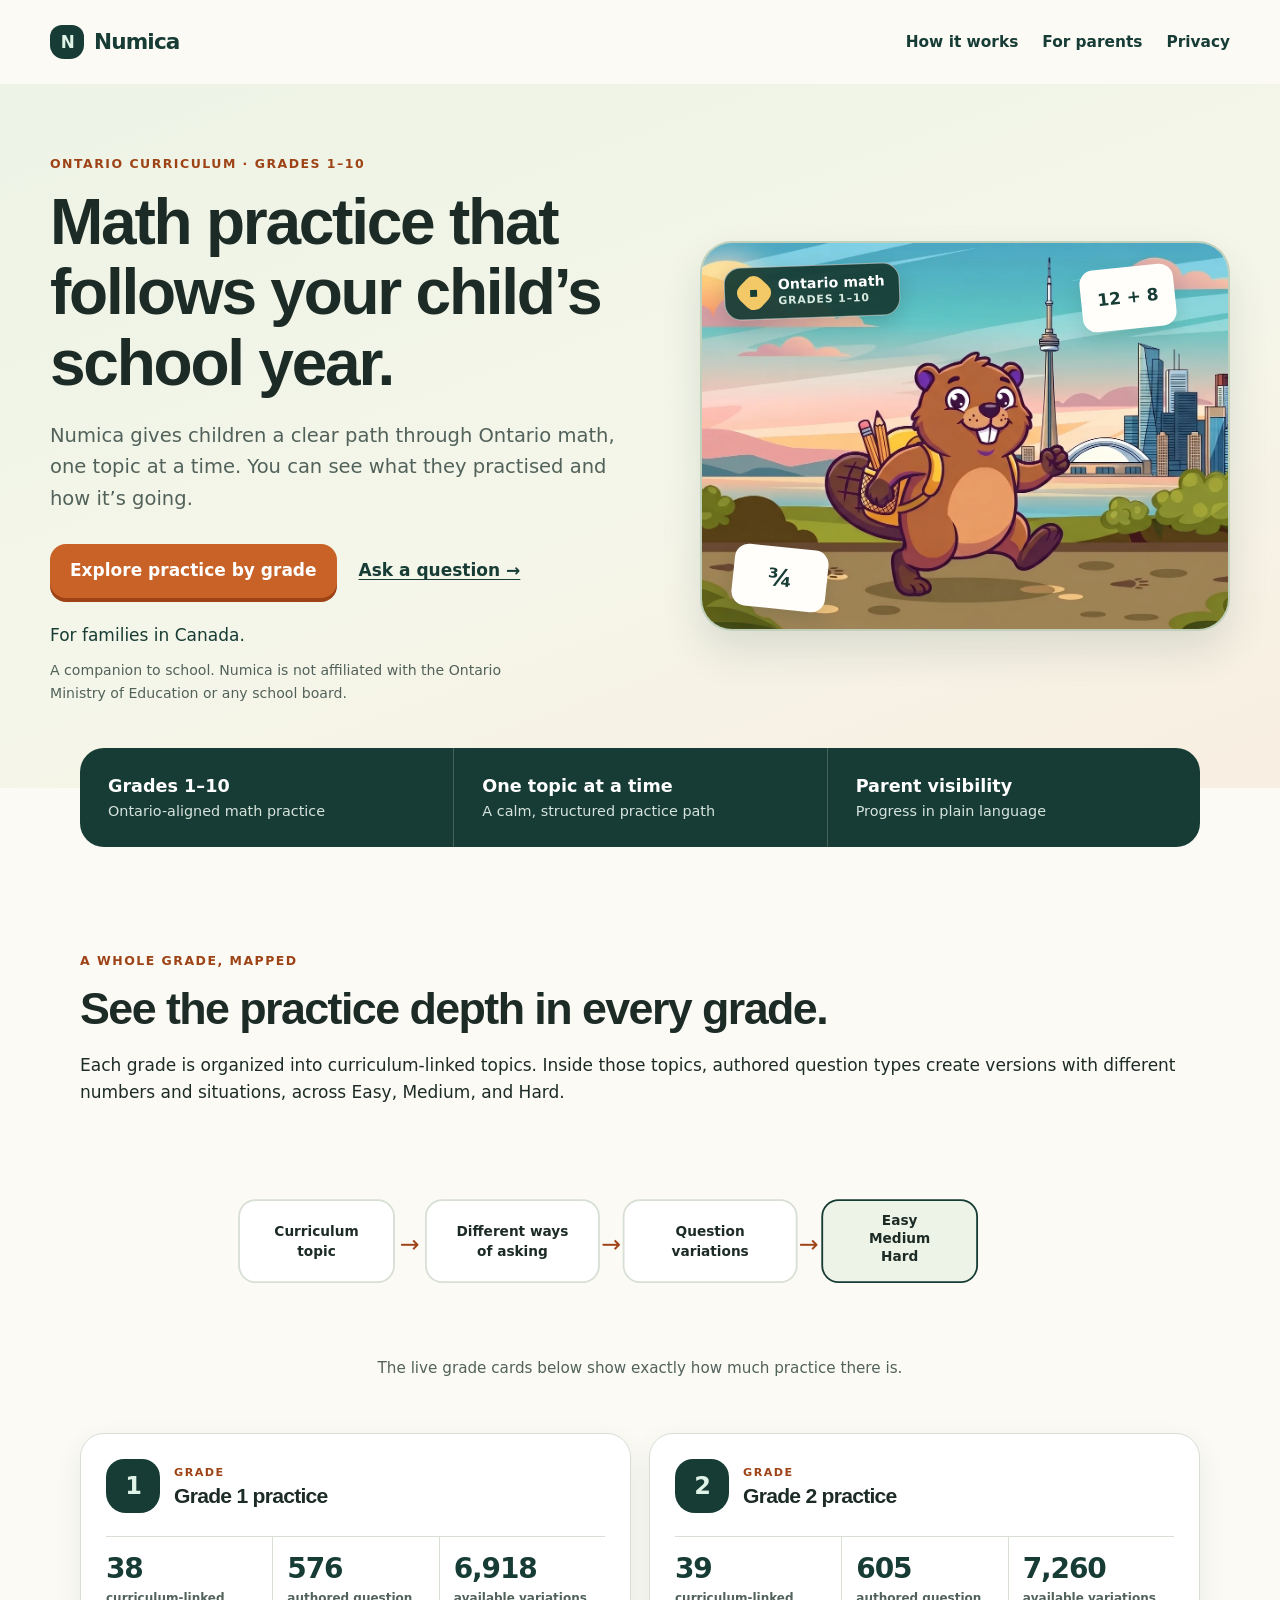
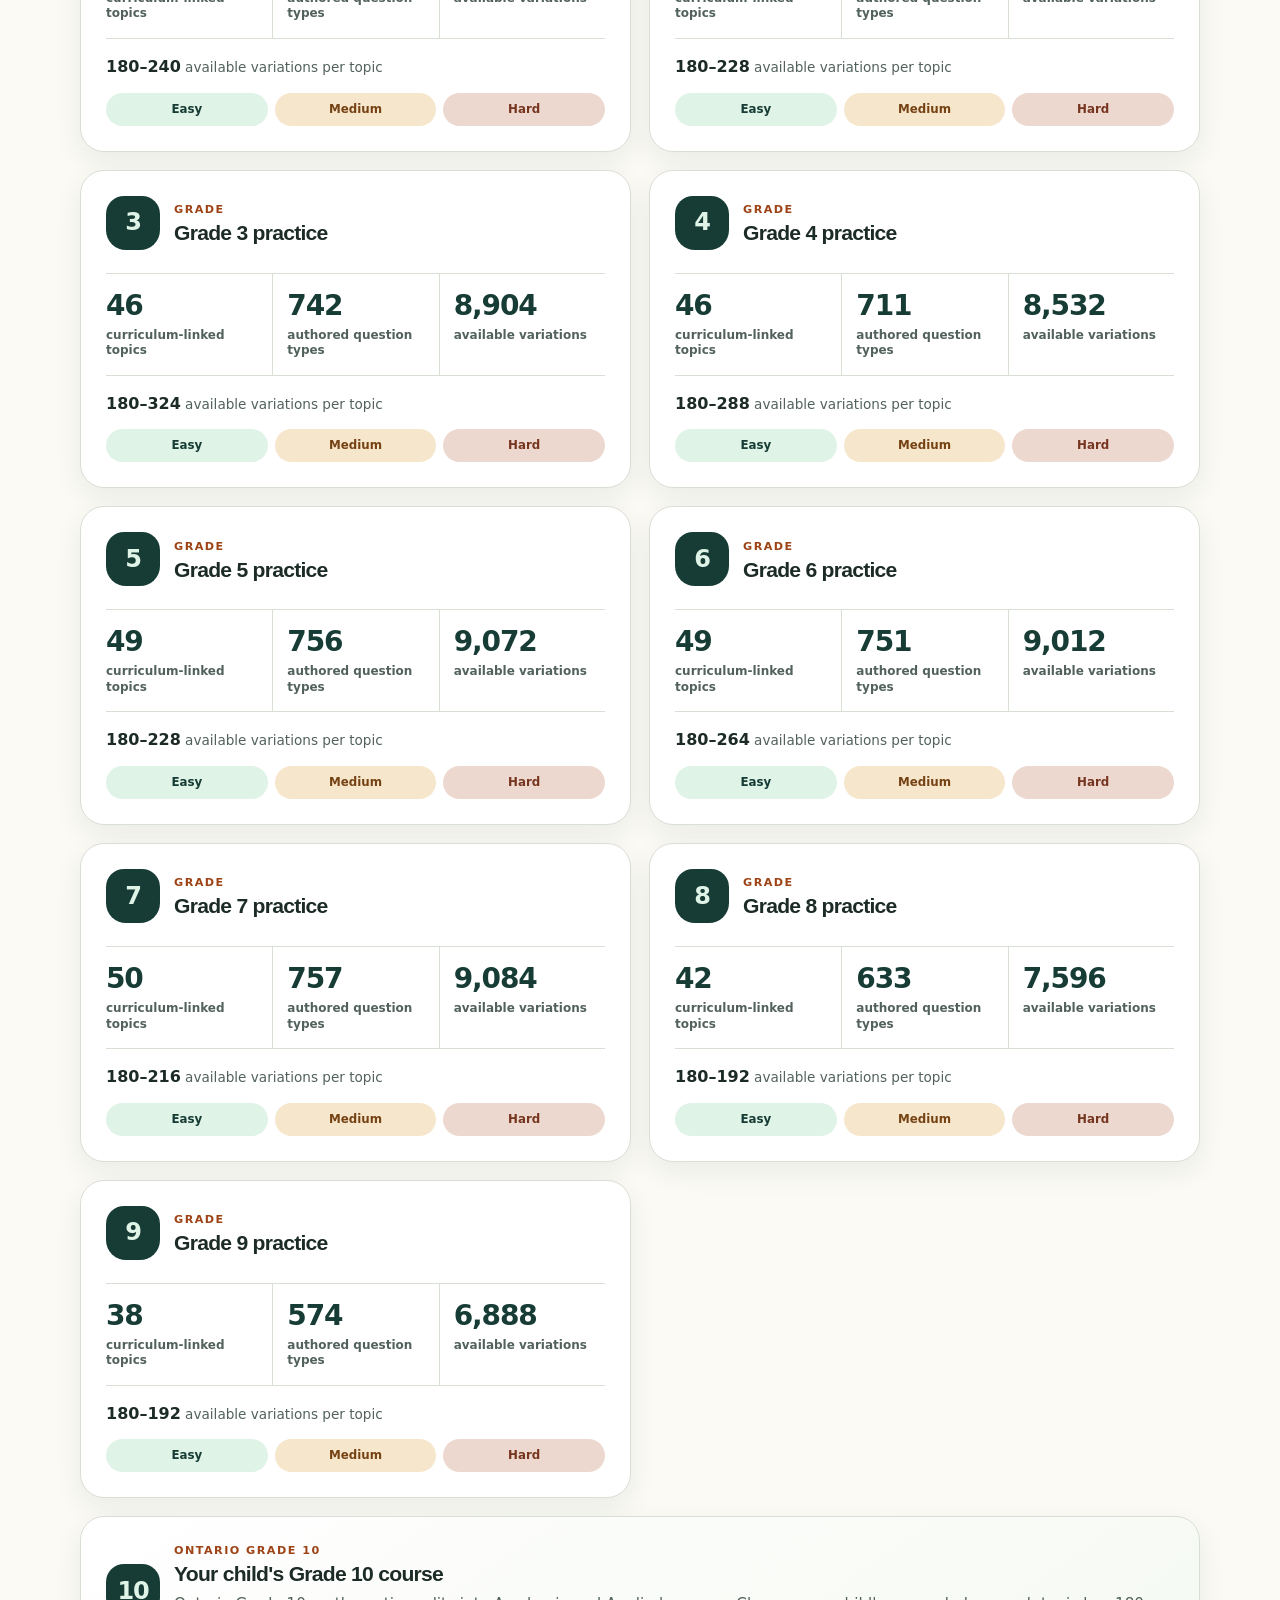
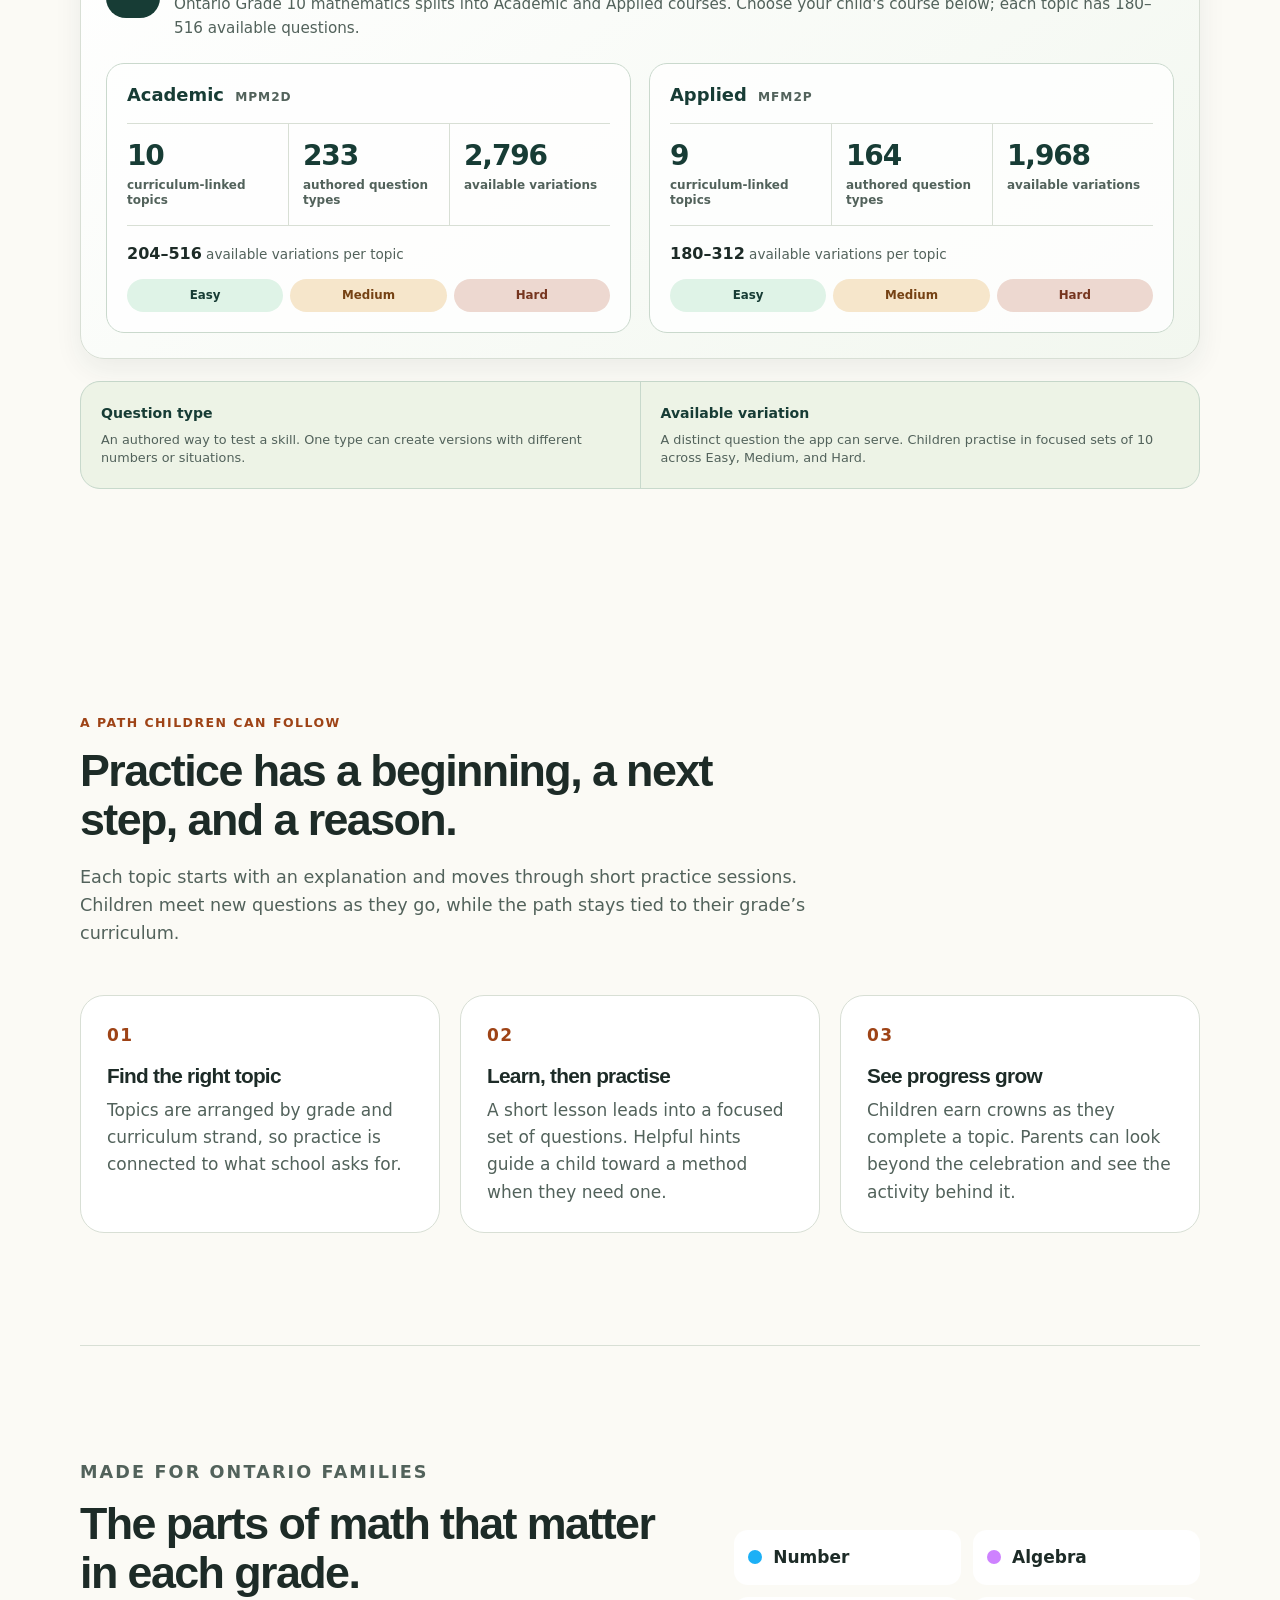
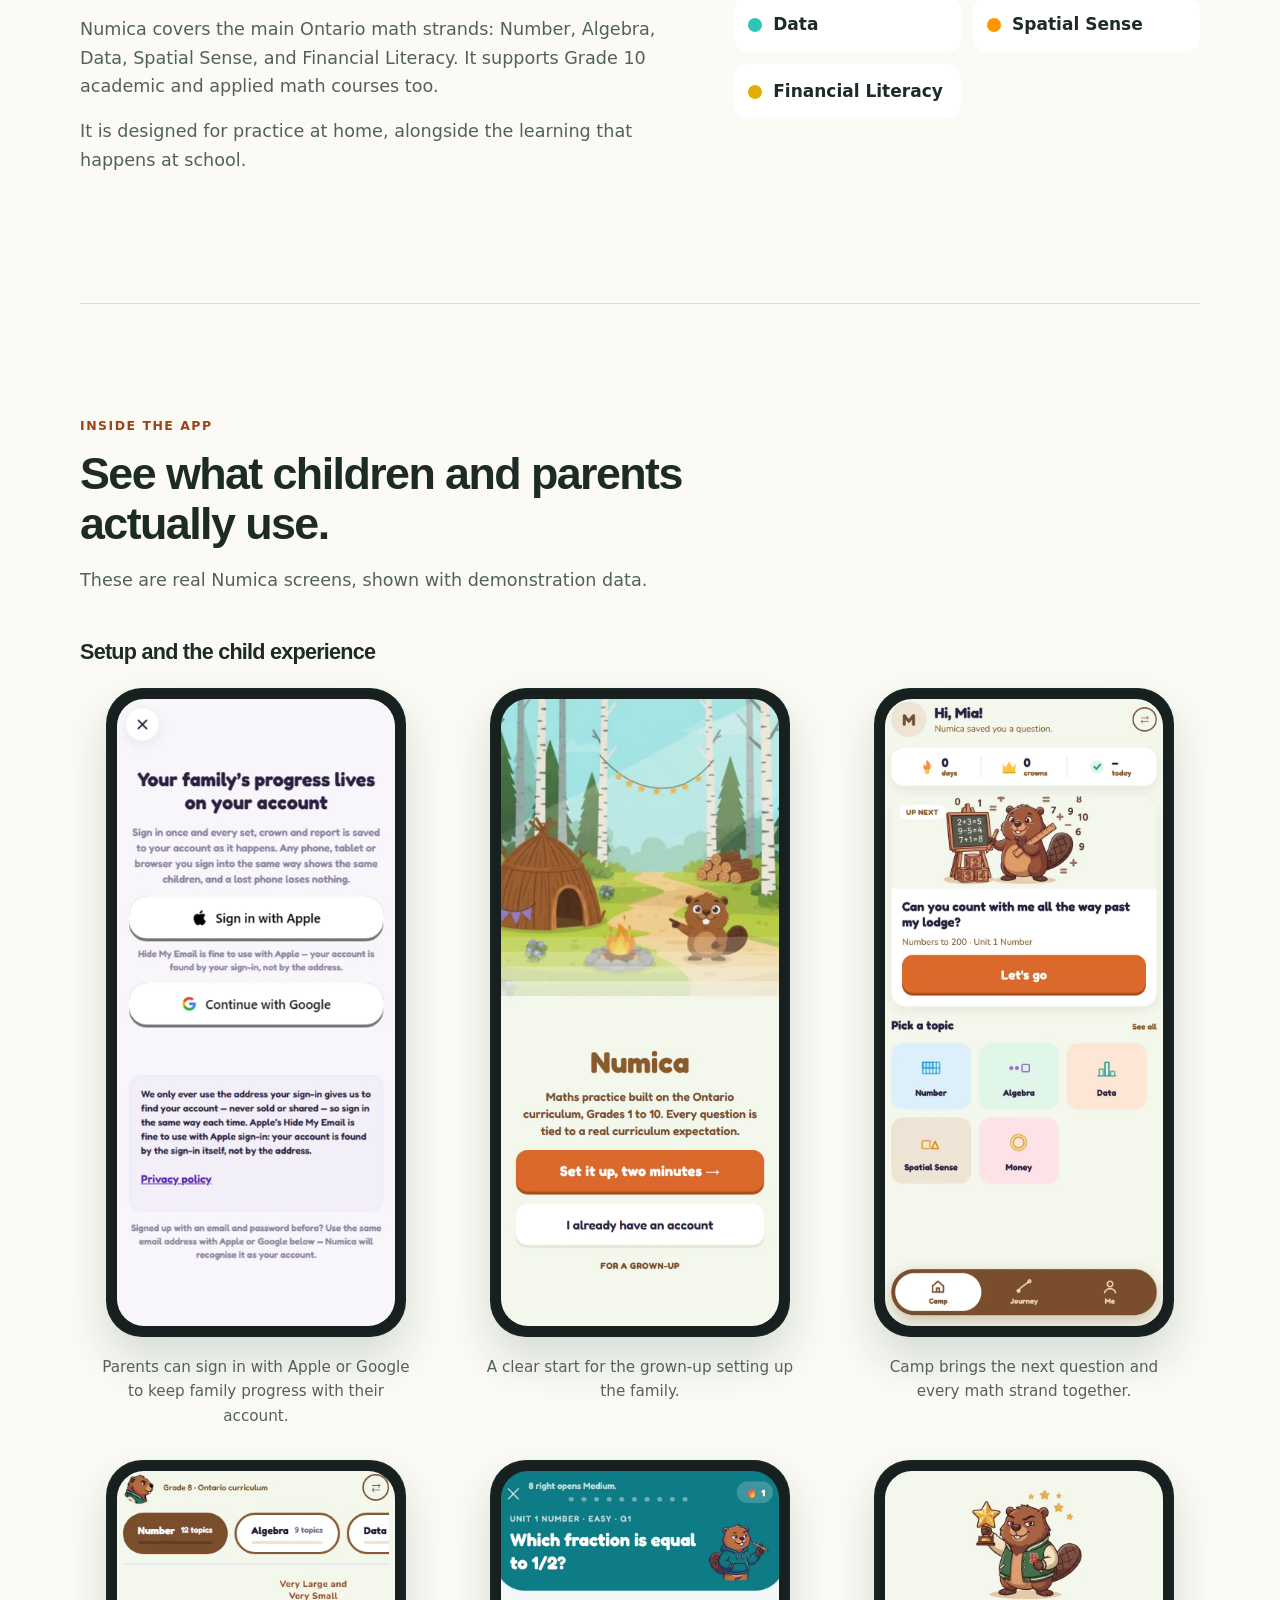
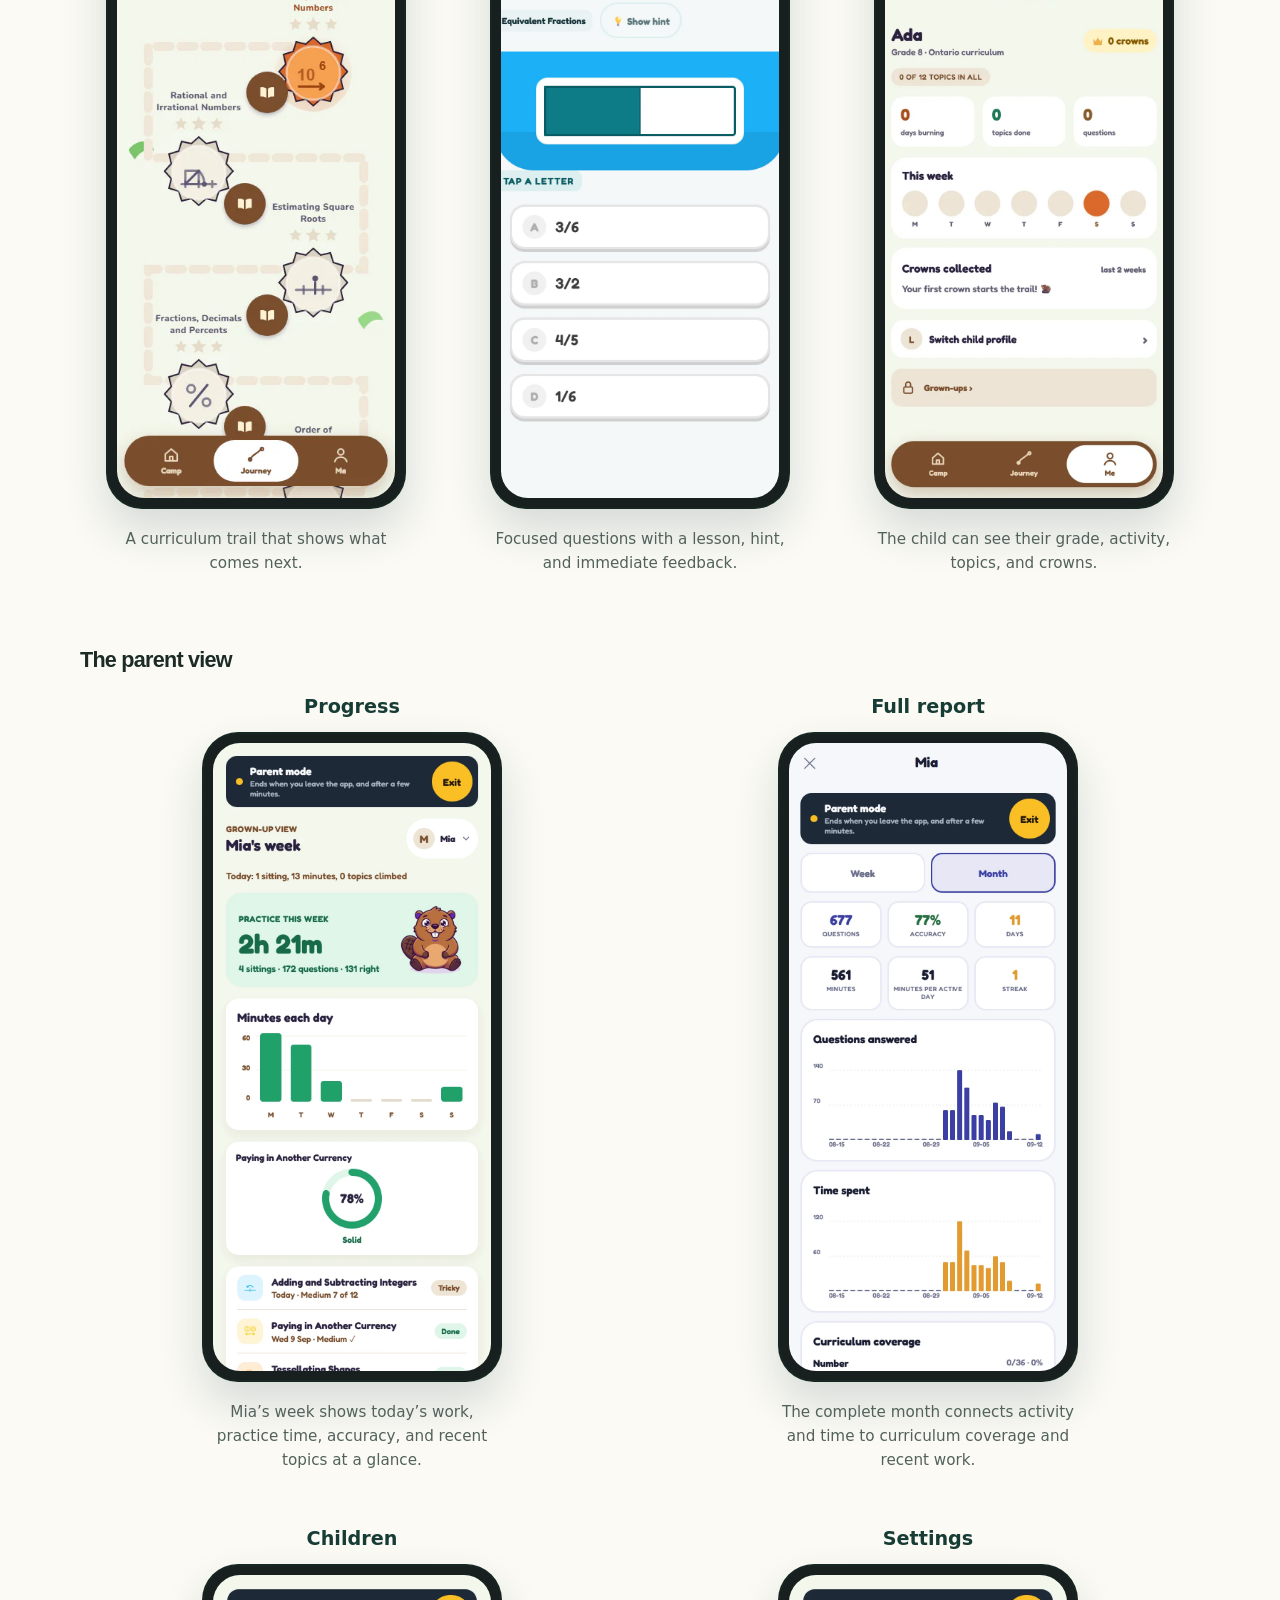
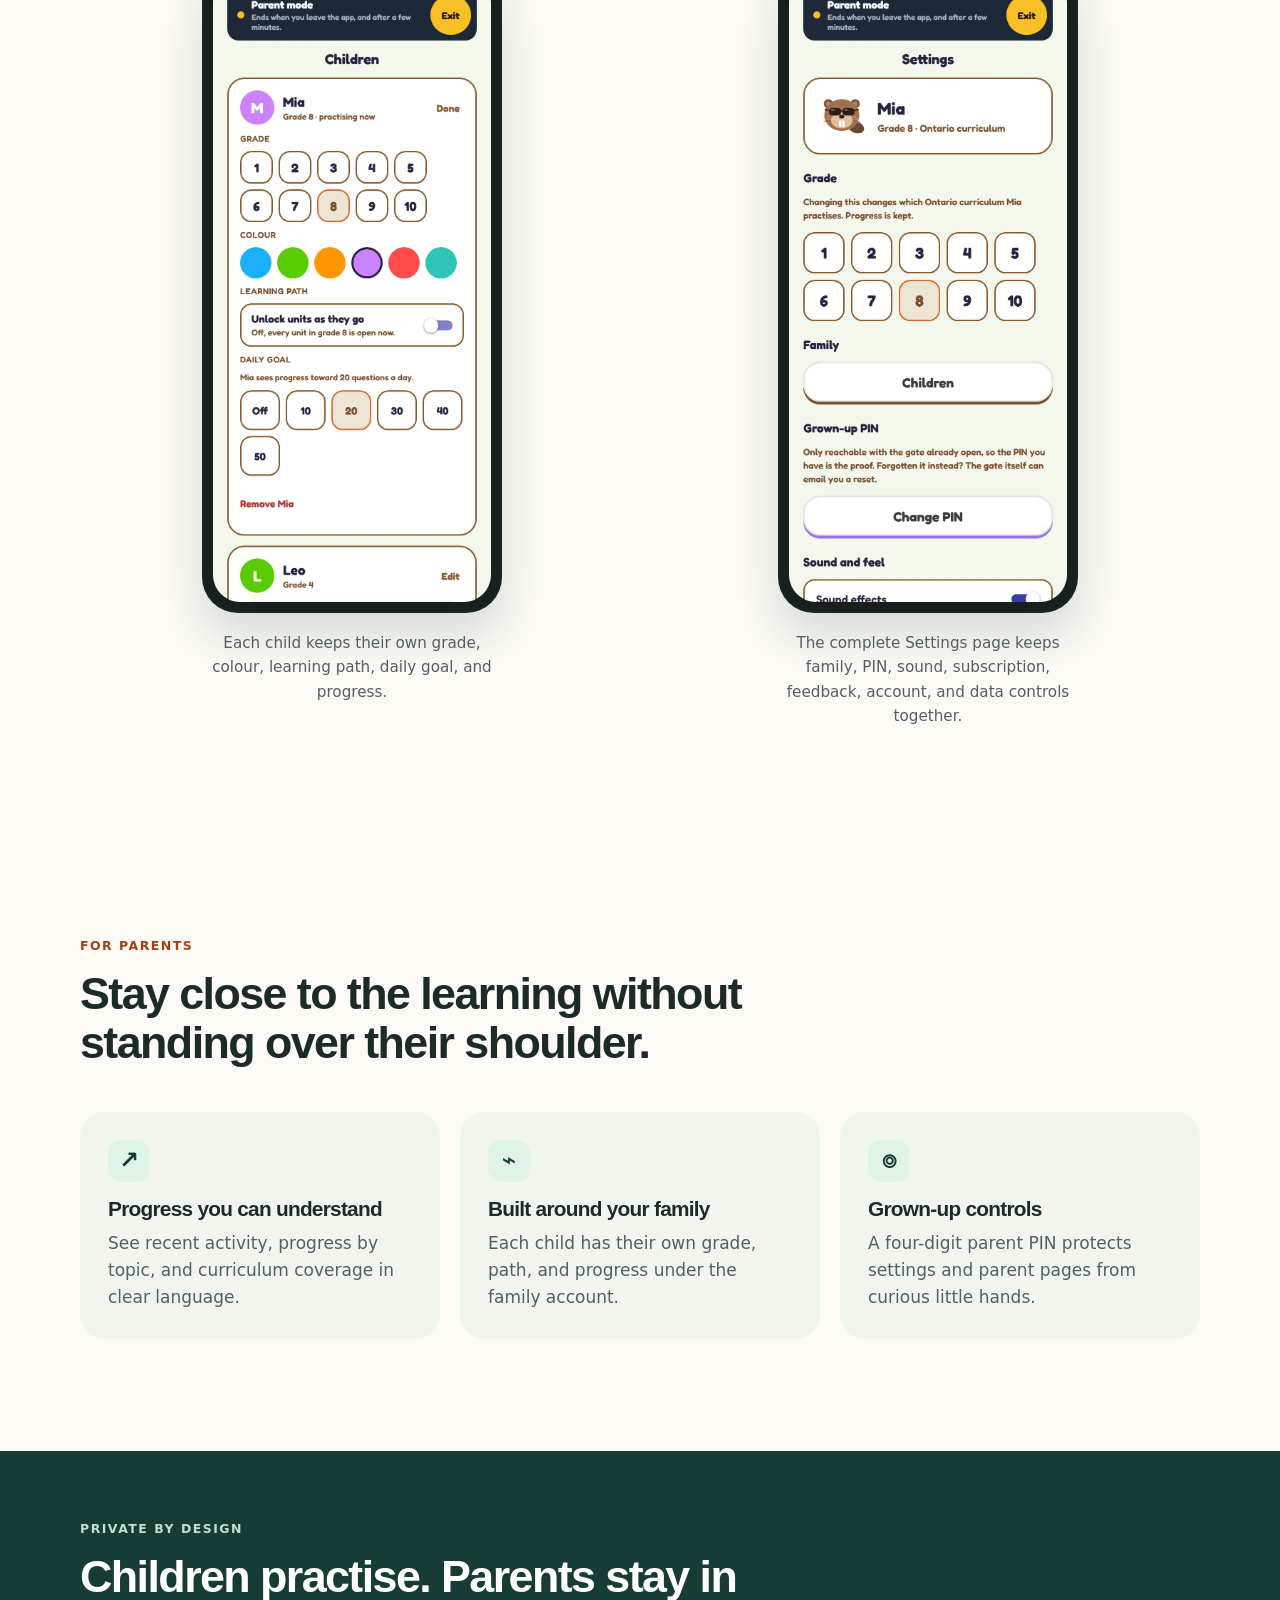
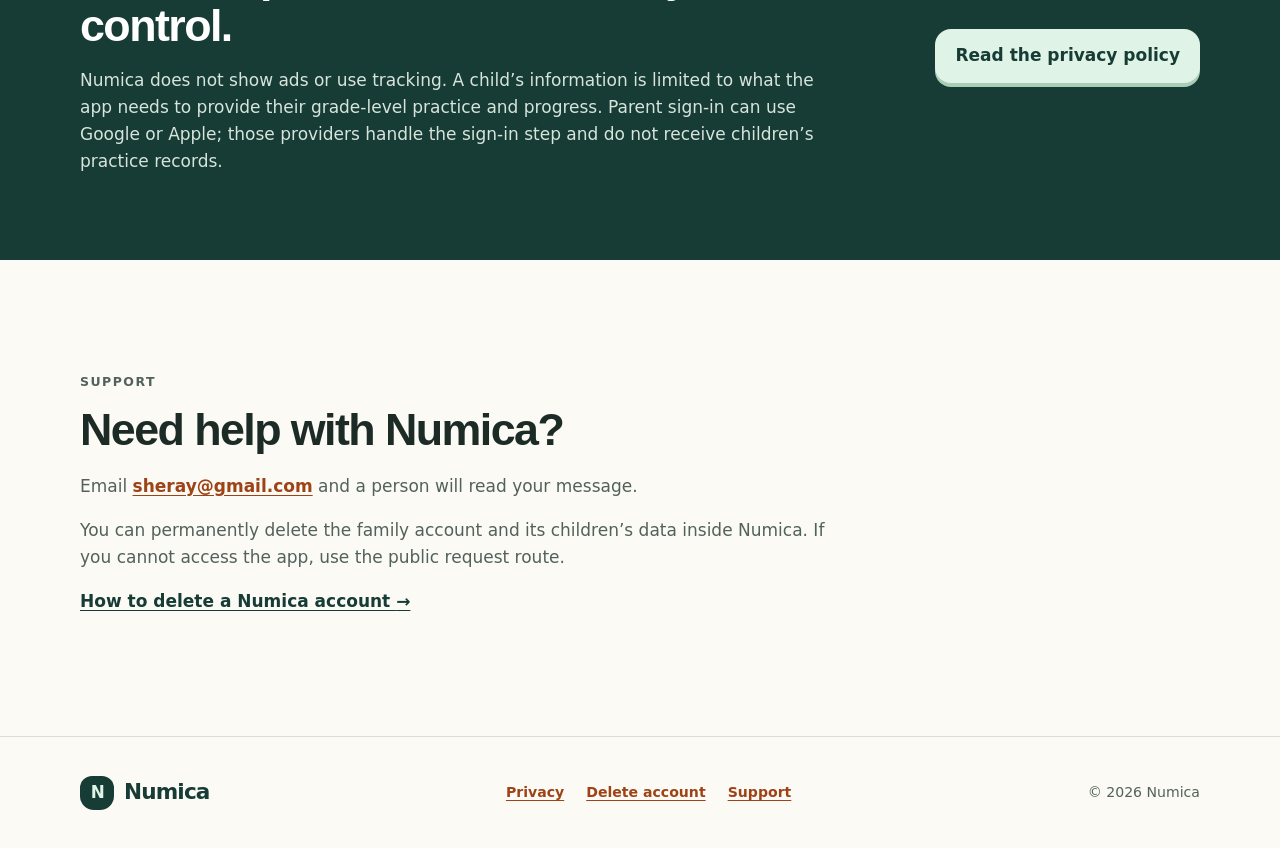
<file: index.html>
<!doctype html>
<html lang="en">
<head>
  <meta charset="utf-8">
  <meta name="viewport" content="width=device-width, initial-scale=1">
  <meta name="description" content="Numica is Ontario-curriculum-aligned math practice for children in Grades 1 to 10, with clear progress for parents.">
  <title>Numica | Ontario math practice for Grades 1–10</title>
  <link rel="stylesheet" href="./styles.css">
</head>
<body>
  <a class="skip-link" href="#main">Skip to content</a>
  <header class="site-header">
    <a class="brand" href="./" aria-label="Numica home"><span class="brand-mark" aria-hidden="true">N</span><span>Numica</span></a>
    <nav aria-label="Main navigation"><a href="#how-it-works">How it works</a><a href="#parents">For parents</a><a href="./privacy/">Privacy</a></nav>
  </header>
  <main id="main">
    <section class="hero">
      <div class="hero-copy">
        <p class="eyebrow">Ontario curriculum · Grades 1–10</p>
        <h1>Math practice that follows your child’s school year.</h1>
        <p class="lede">Numica gives children a clear path through Ontario math, one topic at a time. You can see what they practised and how it’s going.</p>
        <div class="hero-actions"><a class="button" href="#practice-depth">Explore practice by grade</a><a class="text-link" href="mailto:sheray@gmail.com">Ask a question <span aria-hidden="true">→</span></a></div>
        <p class="audience">For families in Canada.</p>
        <p class="quiet">A companion to school. Numica is not affiliated with the Ontario Ministry of Education or any school board.</p>
      </div>
      <div class="hero-art">
        <div class="ontario-badge" aria-label="Built for Ontario math, Grades 1 to 10"><span aria-hidden="true">◆</span><strong>Ontario math</strong><small>Grades 1–10</small></div>
        <img class="hero-photo" src="./assets/hero-toronto.webp" width="1600" height="873" alt="Numica the beaver, wearing a backpack of pencils, walking a lakeside path with the Toronto skyline and CN Tower behind">
        <div class="math-card card-one" aria-hidden="true">12 + 8</div><div class="math-card card-two" aria-hidden="true">¾</div>
      </div>
    </section>
    <section class="proof" aria-label="What Numica offers"><article><strong>Grades 1–10</strong><span>Ontario-aligned math practice</span></article><article><strong>One topic at a time</strong><span>A calm, structured practice path</span></article><article><strong>Parent visibility</strong><span>Progress in plain language</span></article></section>
    <!-- practice-depth:start -->
    <section class="practice-depth" id="practice-depth" aria-labelledby="practice-depth-title">
      <div class="practice-depth-heading">
        <p class="eyebrow">A whole grade, mapped</p>
        <h2 id="practice-depth-title">See the practice depth in every grade.</h2>
        <p>Each grade is organized into curriculum-linked topics. Inside those topics, authored question types create versions with different numbers and situations, across Easy, Medium, and Hard.</p>
      </div>
      <figure class="practice-overview" aria-label="How one curriculum topic becomes many practice questions">
        <svg viewBox="0 0 900 200" role="img" aria-labelledby="practice-overview-title" xmlns="http://www.w3.org/2000/svg">
          <title id="practice-overview-title">A curriculum topic becomes several ways of asking, then many question variations, across Easy, Medium and Hard</title>
          <g class="practice-overview-node"><rect x="10" y="55" width="170" height="90" rx="18"></rect><text x="95" y="94" text-anchor="middle">Curriculum</text><text x="95" y="116" text-anchor="middle">topic</text></g>
          <text x="197" y="105" class="practice-overview-arrow" text-anchor="middle" dominant-baseline="middle">→</text>
          <g class="practice-overview-node"><rect x="215" y="55" width="190" height="90" rx="18"></rect><text x="310" y="94" text-anchor="middle">Different ways</text><text x="310" y="116" text-anchor="middle">of asking</text></g>
          <text x="418" y="105" class="practice-overview-arrow" text-anchor="middle" dominant-baseline="middle">→</text>
          <g class="practice-overview-node"><rect x="432" y="55" width="190" height="90" rx="18"></rect><text x="527" y="94" text-anchor="middle">Question</text><text x="527" y="116" text-anchor="middle">variations</text></g>
          <text x="635" y="105" class="practice-overview-arrow" text-anchor="middle" dominant-baseline="middle">→</text>
          <g class="practice-overview-node practice-overview-tiers"><rect x="650" y="55" width="170" height="90" rx="18"></rect><text x="735" y="82" text-anchor="middle">Easy</text><text x="735" y="102" text-anchor="middle">Medium</text><text x="735" y="122" text-anchor="middle">Hard</text></g>
        </svg>
        <figcaption>The live grade cards below show exactly how much practice there is.</figcaption>
      </figure>
      <div class="grade-practice-grid">
        <article class="grade-practice-card"><header><span class="grade-number">1</span><div><p>Grade</p><h3>Grade 1 practice</h3></div></header><div class="practice-metrics"><div class="practice-metric"><strong>38</strong><span>curriculum-linked topics</span></div><div class="practice-metric"><strong>576</strong><span>authored question types</span></div><div class="practice-metric"><strong>6,918</strong><span>available variations</span></div></div><p class="practice-range"><strong>180–240</strong> available variations per topic</p><div class="practice-levels" aria-label="Three practice levels"><span>Easy</span><span>Medium</span><span>Hard</span></div></article>
        <article class="grade-practice-card"><header><span class="grade-number">2</span><div><p>Grade</p><h3>Grade 2 practice</h3></div></header><div class="practice-metrics"><div class="practice-metric"><strong>39</strong><span>curriculum-linked topics</span></div><div class="practice-metric"><strong>605</strong><span>authored question types</span></div><div class="practice-metric"><strong>7,260</strong><span>available variations</span></div></div><p class="practice-range"><strong>180–228</strong> available variations per topic</p><div class="practice-levels" aria-label="Three practice levels"><span>Easy</span><span>Medium</span><span>Hard</span></div></article>
        <article class="grade-practice-card"><header><span class="grade-number">3</span><div><p>Grade</p><h3>Grade 3 practice</h3></div></header><div class="practice-metrics"><div class="practice-metric"><strong>46</strong><span>curriculum-linked topics</span></div><div class="practice-metric"><strong>742</strong><span>authored question types</span></div><div class="practice-metric"><strong>8,904</strong><span>available variations</span></div></div><p class="practice-range"><strong>180–324</strong> available variations per topic</p><div class="practice-levels" aria-label="Three practice levels"><span>Easy</span><span>Medium</span><span>Hard</span></div></article>
        <article class="grade-practice-card"><header><span class="grade-number">4</span><div><p>Grade</p><h3>Grade 4 practice</h3></div></header><div class="practice-metrics"><div class="practice-metric"><strong>46</strong><span>curriculum-linked topics</span></div><div class="practice-metric"><strong>711</strong><span>authored question types</span></div><div class="practice-metric"><strong>8,532</strong><span>available variations</span></div></div><p class="practice-range"><strong>180–288</strong> available variations per topic</p><div class="practice-levels" aria-label="Three practice levels"><span>Easy</span><span>Medium</span><span>Hard</span></div></article>
        <article class="grade-practice-card"><header><span class="grade-number">5</span><div><p>Grade</p><h3>Grade 5 practice</h3></div></header><div class="practice-metrics"><div class="practice-metric"><strong>49</strong><span>curriculum-linked topics</span></div><div class="practice-metric"><strong>756</strong><span>authored question types</span></div><div class="practice-metric"><strong>9,072</strong><span>available variations</span></div></div><p class="practice-range"><strong>180–228</strong> available variations per topic</p><div class="practice-levels" aria-label="Three practice levels"><span>Easy</span><span>Medium</span><span>Hard</span></div></article>
        <article class="grade-practice-card"><header><span class="grade-number">6</span><div><p>Grade</p><h3>Grade 6 practice</h3></div></header><div class="practice-metrics"><div class="practice-metric"><strong>49</strong><span>curriculum-linked topics</span></div><div class="practice-metric"><strong>751</strong><span>authored question types</span></div><div class="practice-metric"><strong>9,012</strong><span>available variations</span></div></div><p class="practice-range"><strong>180–264</strong> available variations per topic</p><div class="practice-levels" aria-label="Three practice levels"><span>Easy</span><span>Medium</span><span>Hard</span></div></article>
        <article class="grade-practice-card"><header><span class="grade-number">7</span><div><p>Grade</p><h3>Grade 7 practice</h3></div></header><div class="practice-metrics"><div class="practice-metric"><strong>50</strong><span>curriculum-linked topics</span></div><div class="practice-metric"><strong>757</strong><span>authored question types</span></div><div class="practice-metric"><strong>9,084</strong><span>available variations</span></div></div><p class="practice-range"><strong>180–216</strong> available variations per topic</p><div class="practice-levels" aria-label="Three practice levels"><span>Easy</span><span>Medium</span><span>Hard</span></div></article>
        <article class="grade-practice-card"><header><span class="grade-number">8</span><div><p>Grade</p><h3>Grade 8 practice</h3></div></header><div class="practice-metrics"><div class="practice-metric"><strong>42</strong><span>curriculum-linked topics</span></div><div class="practice-metric"><strong>633</strong><span>authored question types</span></div><div class="practice-metric"><strong>7,596</strong><span>available variations</span></div></div><p class="practice-range"><strong>180–192</strong> available variations per topic</p><div class="practice-levels" aria-label="Three practice levels"><span>Easy</span><span>Medium</span><span>Hard</span></div></article>
        <article class="grade-practice-card"><header><span class="grade-number">9</span><div><p>Grade</p><h3>Grade 9 practice</h3></div></header><div class="practice-metrics"><div class="practice-metric"><strong>38</strong><span>curriculum-linked topics</span></div><div class="practice-metric"><strong>574</strong><span>authored question types</span></div><div class="practice-metric"><strong>6,888</strong><span>available variations</span></div></div><p class="practice-range"><strong>180–192</strong> available variations per topic</p><div class="practice-levels" aria-label="Three practice levels"><span>Easy</span><span>Medium</span><span>Hard</span></div></article>
        <article class="grade-practice-card grade-ten-card"><header><span class="grade-number">10</span><div><p>Ontario Grade 10</p><h3>Your child's Grade 10 course</h3><p class="grade-ten-explainer">Ontario Grade 10 mathematics splits into Academic and Applied courses. Choose your child's course below; each topic has 180–516 available questions.</p></div></header><div class="course-grid"><section class="course-practice"><h4>Academic <span>MPM2D</span></h4><div class="practice-metrics"><div class="practice-metric"><strong>10</strong><span>curriculum-linked topics</span></div><div class="practice-metric"><strong>233</strong><span>authored question types</span></div><div class="practice-metric"><strong>2,796</strong><span>available variations</span></div></div><p class="practice-range"><strong>204–516</strong> available variations per topic</p><div class="practice-levels" aria-label="Three practice levels"><span>Easy</span><span>Medium</span><span>Hard</span></div></section><section class="course-practice"><h4>Applied <span>MFM2P</span></h4><div class="practice-metrics"><div class="practice-metric"><strong>9</strong><span>curriculum-linked topics</span></div><div class="practice-metric"><strong>164</strong><span>authored question types</span></div><div class="practice-metric"><strong>1,968</strong><span>available variations</span></div></div><p class="practice-range"><strong>180–312</strong> available variations per topic</p><div class="practice-levels" aria-label="Three practice levels"><span>Easy</span><span>Medium</span><span>Hard</span></div></section></div></article>
      </div>
      <aside class="practice-definitions" aria-label="What the practice numbers mean">
        <div><strong>Question type</strong><span>An authored way to test a skill. One type can create versions with different numbers or situations.</span></div>
        <div><strong>Available variation</strong><span>A distinct question the app can serve. Children practise in focused sets of 10 across Easy, Medium, and Hard.</span></div>
      </aside>
    </section>
<!-- practice-depth:end -->
    <section class="section" id="how-it-works">
      <div class="section-heading"><p class="eyebrow">A path children can follow</p><h2>Practice has a beginning, a next step, and a reason.</h2><p>Each topic starts with an explanation and moves through short practice sessions. Children meet new questions as they go, while the path stays tied to their grade’s curriculum.</p></div>
      <ol class="steps"><li><span class="step-number">01</span><h3>Find the right topic</h3><p>Topics are arranged by grade and curriculum strand, so practice is connected to what school asks for.</p></li><li><span class="step-number">02</span><h3>Learn, then practise</h3><p>A short lesson leads into a focused set of questions. Helpful hints guide a child toward a method when they need one.</p></li><li><span class="step-number">03</span><h3>See progress grow</h3><p>Children earn crowns as they complete a topic. Parents can look beyond the celebration and see the activity behind it.</p></li></ol>
    </section>
    <section class="curriculum"><div><p class="eyebrow">Made for Ontario families</p><h2>The parts of math that matter in each grade.</h2><p>Numica covers the main Ontario math strands: Number, Algebra, Data, Spatial Sense, and Financial Literacy. It supports Grade 10 academic and applied math courses too.</p><p>It is designed for practice at home, alongside the learning that happens at school.</p></div><ul class="strand-list" aria-label="Ontario mathematics strands"><li><span class="dot number"></span>Number</li><li><span class="dot algebra"></span>Algebra</li><li><span class="dot data"></span>Data</li><li><span class="dot spatial"></span>Spatial Sense</li><li><span class="dot money"></span>Financial Literacy</li></ul></section>
    <section class="section showcase" aria-labelledby="inside-title">
      <div class="section-heading"><p class="eyebrow">Inside the app</p><h2 id="inside-title">See what children and parents actually use.</h2><p>These are real Numica screens, shown with demonstration data.</p></div>
      <div class="gallery-group" aria-labelledby="child-screens-title">
        <h3 id="child-screens-title">Setup and the child experience</h3>
        <div class="screenshots">
          <figure><div class="phone-frame"><img src="./assets/screenshots/sign-in.webp" width="780" height="1688" loading="lazy" alt="Numica sign-in screen offering Sign in with Apple and Continue with Google"></div><figcaption>Parents can sign in with Apple or Google to keep family progress with their account.</figcaption></figure>
          <figure><div class="phone-frame"><img src="./assets/screenshots/welcome.webp" width="780" height="1688" loading="lazy" alt="Numica welcome screen showing the forest camp and account setup choices"></div><figcaption>A clear start for the grown-up setting up the family.</figcaption></figure>
          <figure><div class="phone-frame"><img src="./assets/screenshots/camp.webp" width="780" height="1688" loading="lazy" alt="Child Camp screen showing the next Grade 2 topic and Ontario math strands"></div><figcaption>Camp brings the next question and every math strand together.</figcaption></figure>
          <figure><div class="phone-frame"><img src="./assets/screenshots/journey.webp" width="390" height="844" loading="lazy" alt="Grade 8 Journey screen showing a trail of Ontario math topics"></div><figcaption>A curriculum trail that shows what comes next.</figcaption></figure>
          <figure><div class="phone-frame"><img src="./assets/screenshots/practice.webp" width="780" height="1688" loading="lazy" alt="Numica practice screen asking an equivalent fractions question with four answer choices"></div><figcaption>Focused questions with a lesson, hint, and immediate feedback.</figcaption></figure>
          <figure><div class="phone-frame"><img src="./assets/screenshots/profile.webp" width="780" height="1688" loading="lazy" alt="Child profile showing grade, crowns, topics, activity, and profile switching"></div><figcaption>The child can see their grade, activity, topics, and crowns.</figcaption></figure>
        </div>
      </div>
      <div class="gallery-group" aria-labelledby="parent-screens-title">
        <h3 id="parent-screens-title">The parent view</h3>
        <div class="screenshots parent-screenshots">
          <div class="parent-screen-column">
            <figure><h4 class="screen-label">Progress</h4><div class="phone-frame"><img src="./assets/screenshots/parent-progress.webp" width="780" height="3046" loading="lazy" alt="Populated Mia parent progress tab showing today's practice, weekly time, accuracy, recent topics, and a full report button"></div><figcaption>Mia&rsquo;s week shows today&rsquo;s work, practice time, accuracy, and recent topics at a glance.</figcaption></figure>
            <figure><h4 class="screen-label">Children</h4><div class="phone-frame"><img src="./assets/screenshots/children.webp" width="780" height="2462" loading="lazy" alt="Full Children tab with Mia and Leo, including grade, colour, learning path, daily goal, switching, and add-child controls"></div><figcaption>Each child keeps their own grade, colour, learning path, daily goal, and progress.</figcaption></figure>
          </div>
          <div class="parent-screen-column">
            <figure><h4 class="screen-label">Full report</h4><div class="phone-frame"><img src="./assets/screenshots/progress-report.webp" width="780" height="5364" loading="lazy" alt="Full Mia demo progress report showing 677 questions, 77 percent accuracy, 11 active days, 561 minutes, curriculum coverage, expectations, and recent sessions"></div><figcaption>The complete month connects activity and time to curriculum coverage and recent work.</figcaption></figure>
            <figure><h4 class="screen-label">Settings</h4><div class="phone-frame"><img src="./assets/screenshots/settings.webp" width="780" height="3930" loading="lazy" alt="Full Parent Settings page showing grade, family, PIN, sound, subscription, feedback, account, sign-out, reset, and deletion controls"></div><figcaption>The complete Settings page keeps family, PIN, sound, subscription, feedback, account, and data controls together.</figcaption></figure>
          </div>
        </div>
      </div>
    </section>
    <section class="section parent-section" id="parents"><div class="section-heading"><p class="eyebrow">For parents</p><h2>Stay close to the learning without standing over their shoulder.</h2></div><div class="parent-grid"><article class="feature-card"><span class="feature-icon" aria-hidden="true">↗</span><h3>Progress you can understand</h3><p>See recent activity, progress by topic, and curriculum coverage in clear language.</p></article><article class="feature-card"><span class="feature-icon" aria-hidden="true">⌁</span><h3>Built around your family</h3><p>Each child has their own grade, path, and progress under the family account.</p></article><article class="feature-card"><span class="feature-icon" aria-hidden="true">⌾</span><h3>Grown-up controls</h3><p>A four-digit parent PIN protects settings and parent pages from curious little hands.</p></article></div></section>
    <section class="privacy-callout" aria-labelledby="privacy-title"><div><p class="eyebrow">Private by design</p><h2 id="privacy-title">Children practise. Parents stay in control.</h2><p>Numica does not show ads or use tracking. A child’s information is limited to what the app needs to provide their grade-level practice and progress. Parent sign-in can use Google or Apple; those providers handle the sign-in step and do not receive children’s practice records.</p></div><a class="button button-light" href="./privacy/">Read the privacy policy</a></section>
    <section class="support-section" aria-labelledby="support-title"><p class="eyebrow">Support</p><h2 id="support-title">Need help with Numica?</h2><p>Email <a href="mailto:sheray@gmail.com">sheray@gmail.com</a> and a person will read your message.</p><p>You can permanently delete the family account and its children’s data inside Numica. If you cannot access the app, use the public request route.</p><p><a class="text-link" href="./delete-account/">How to delete a Numica account <span aria-hidden="true">→</span></a></p></section>
  </main>
  <footer class="site-footer"><a class="brand" href="./"><span class="brand-mark" aria-hidden="true">N</span><span>Numica</span></a><div><a href="./privacy/">Privacy</a><a href="./delete-account/">Delete account</a><a href="mailto:sheray@gmail.com">Support</a></div><p>© 2026 Numica</p></footer>
</body></html>
</file>
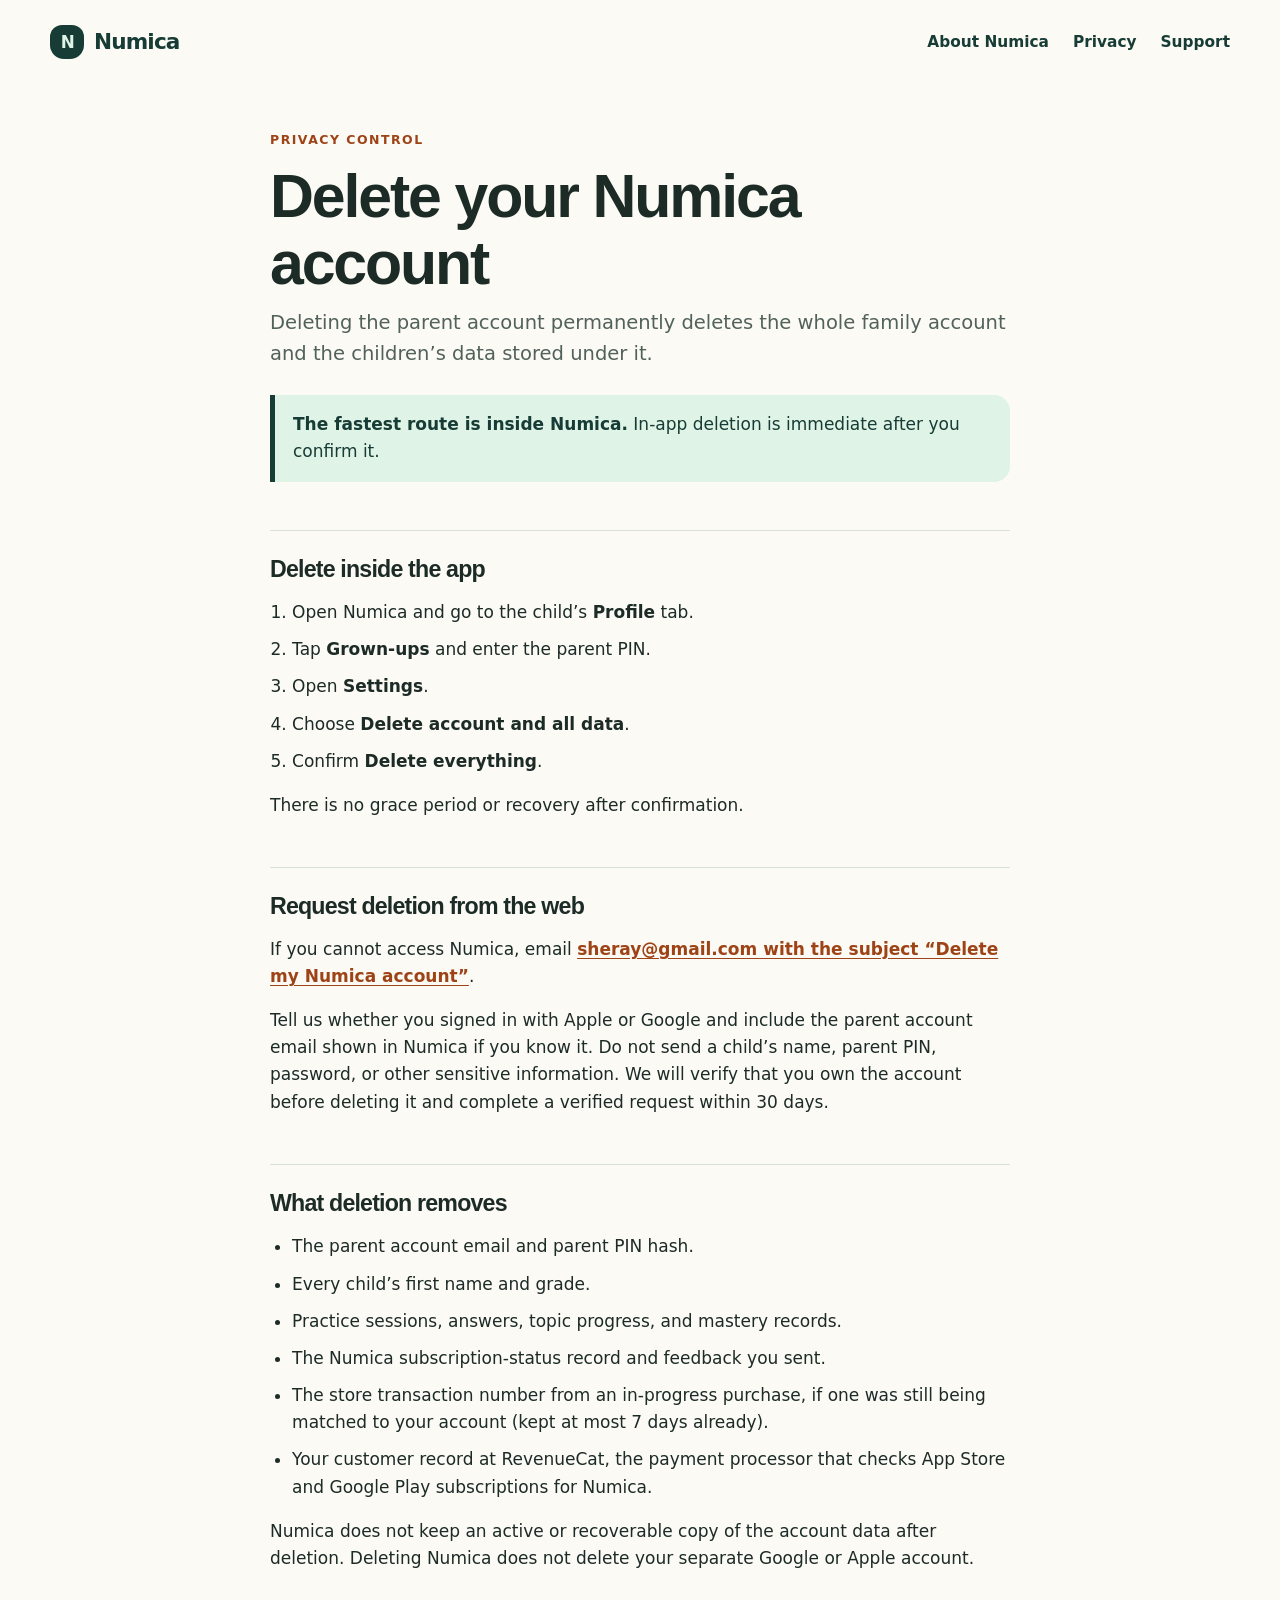
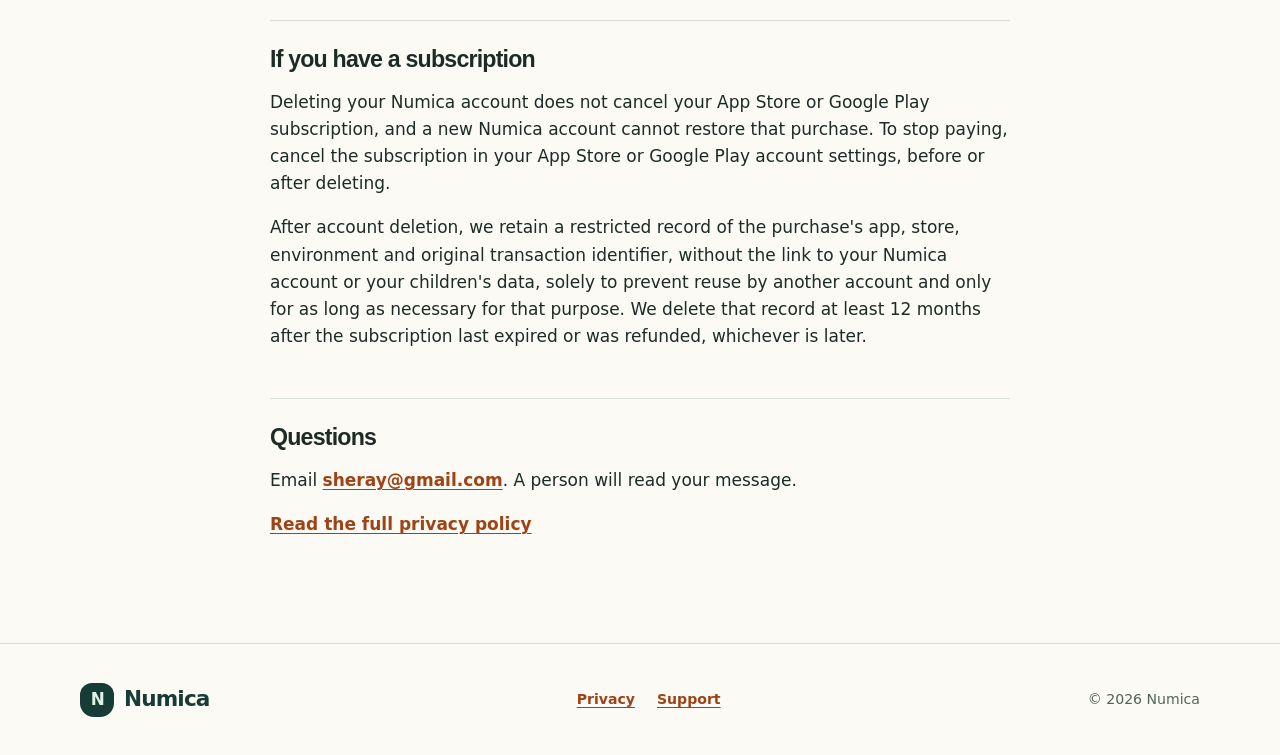
<file: delete-account/index.html>
<!doctype html>
<html lang="en">
<head>
  <meta charset="utf-8">
  <meta name="viewport" content="width=device-width, initial-scale=1">
  <meta name="description" content="Delete a Numica family account and all associated data in the app or request deletion from the web.">
  <title>Delete your account | Numica</title>
  <link rel="stylesheet" href="/styles.css">
  <style>
    .policy { max-width:780px; margin:0 auto; padding:46px 20px 88px; }
    .policy h1 { font-size:clamp(2.3rem,5vw,3.8rem); margin-bottom:10px; }
    .policy h2 { font-size:1.45rem; margin:48px 0 16px; padding-top:26px; border-top:1px solid var(--line); }
    .policy p,.policy li { max-width:70ch; }
    .policy li { margin:10px 0; }
    .policy ol,.policy ul { padding-left:1.3em; }
    .notice { background:var(--mint); border-left:5px solid var(--forest); border-radius:0 16px 16px 0; padding:16px 18px; margin:26px 0 30px; color:var(--forest); }
  </style>
</head>
<body>
<a class="skip-link" href="#main">Skip to content</a>
<header class="site-header"><a class="brand" href="/" aria-label="Numica home"><span class="brand-mark" aria-hidden="true">N</span><span>Numica</span></a><nav aria-label="Main navigation"><a href="/">About Numica</a><a href="/privacy/">Privacy</a><a href="mailto:sheray@gmail.com">Support</a></nav></header>
<main id="main" class="policy">
  <p class="eyebrow">Privacy control</p>
  <h1>Delete your Numica account</h1>
  <p class="lede">Deleting the parent account permanently deletes the whole family account and the children’s data stored under it.</p>

  <div class="notice"><strong>The fastest route is inside Numica.</strong> In-app deletion is immediate after you confirm it.</div>

  <h2>Delete inside the app</h2>
  <ol>
    <li>Open Numica and go to the child’s <strong>Profile</strong> tab.</li>
    <li>Tap <strong>Grown-ups</strong> and enter the parent PIN.</li>
    <li>Open <strong>Settings</strong>.</li>
    <li>Choose <strong>Delete account and all data</strong>.</li>
    <li>Confirm <strong>Delete everything</strong>.</li>
  </ol>
  <p>There is no grace period or recovery after confirmation.</p>

  <h2>Request deletion from the web</h2>
  <p>If you cannot access Numica, email <a href="mailto:sheray@gmail.com?subject=Delete%20my%20Numica%20account">sheray@gmail.com with the subject “Delete my Numica account”</a>.</p>
  <p>Tell us whether you signed in with Apple or Google and include the parent account email shown in Numica if you know it. Do not send a child’s name, parent PIN, password, or other sensitive information. We will verify that you own the account before deleting it and complete a verified request within 30 days.</p>

  <h2>What deletion removes</h2>
  <ul>
    <li>The parent account email and parent PIN hash.</li>
    <li>Every child’s first name and grade.</li>
    <li>Practice sessions, answers, topic progress, and mastery records.</li>
    <li>The Numica subscription-status record and feedback you sent.</li>
    <li>The store transaction number from an in-progress purchase, if one was still being matched to your account (kept at most 7 days already).</li>
    <li>Your customer record at RevenueCat, the payment processor that checks App Store and Google Play subscriptions for Numica.</li>
  </ul>
  <p>Numica does not keep an active or recoverable copy of the account data after deletion. Deleting Numica does not delete your separate Google or Apple account.</p>

  <h2>If you have a subscription</h2>
  <p>Deleting your Numica account does not cancel your App Store or Google Play subscription, and a new Numica account cannot restore that purchase. To stop paying, cancel the subscription in your App Store or Google Play account settings, before or after deleting.</p>
  <p>After account deletion, we retain a restricted record of the purchase's app, store, environment and original transaction identifier, without the link to your Numica account or your children's data, solely to prevent reuse by another account and only for as long as necessary for that purpose. We delete that record at least 12 months after the subscription last expired or was refunded, whichever is later.</p>

  <h2>Questions</h2>
  <p>Email <a href="mailto:sheray@gmail.com">sheray@gmail.com</a>. A person will read your message.</p>
  <p><a href="/privacy/">Read the full privacy policy</a></p>
</main>
<footer class="site-footer"><a class="brand" href="/"><span class="brand-mark" aria-hidden="true">N</span><span>Numica</span></a><div><a href="/privacy/">Privacy</a><a href="mailto:sheray@gmail.com">Support</a></div><p>© 2026 Numica</p></footer>
</body>
</html>
</file>
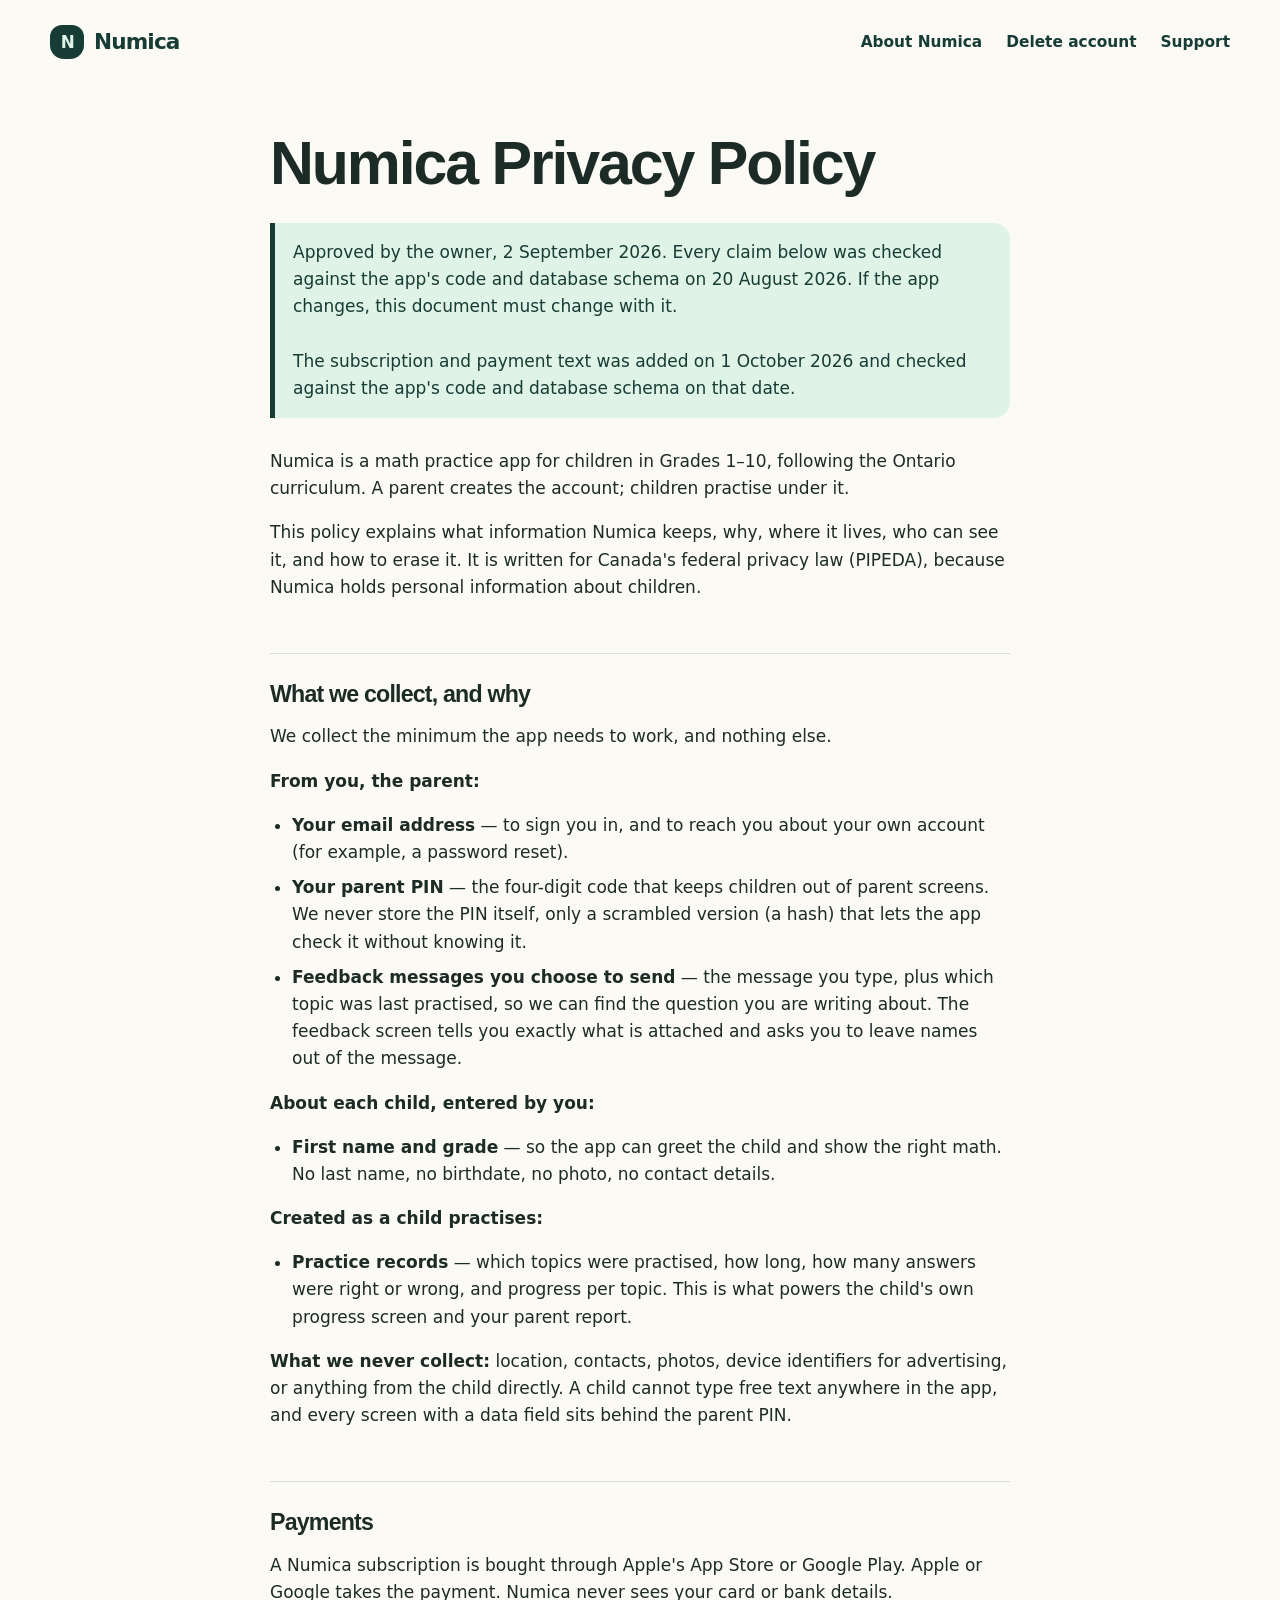
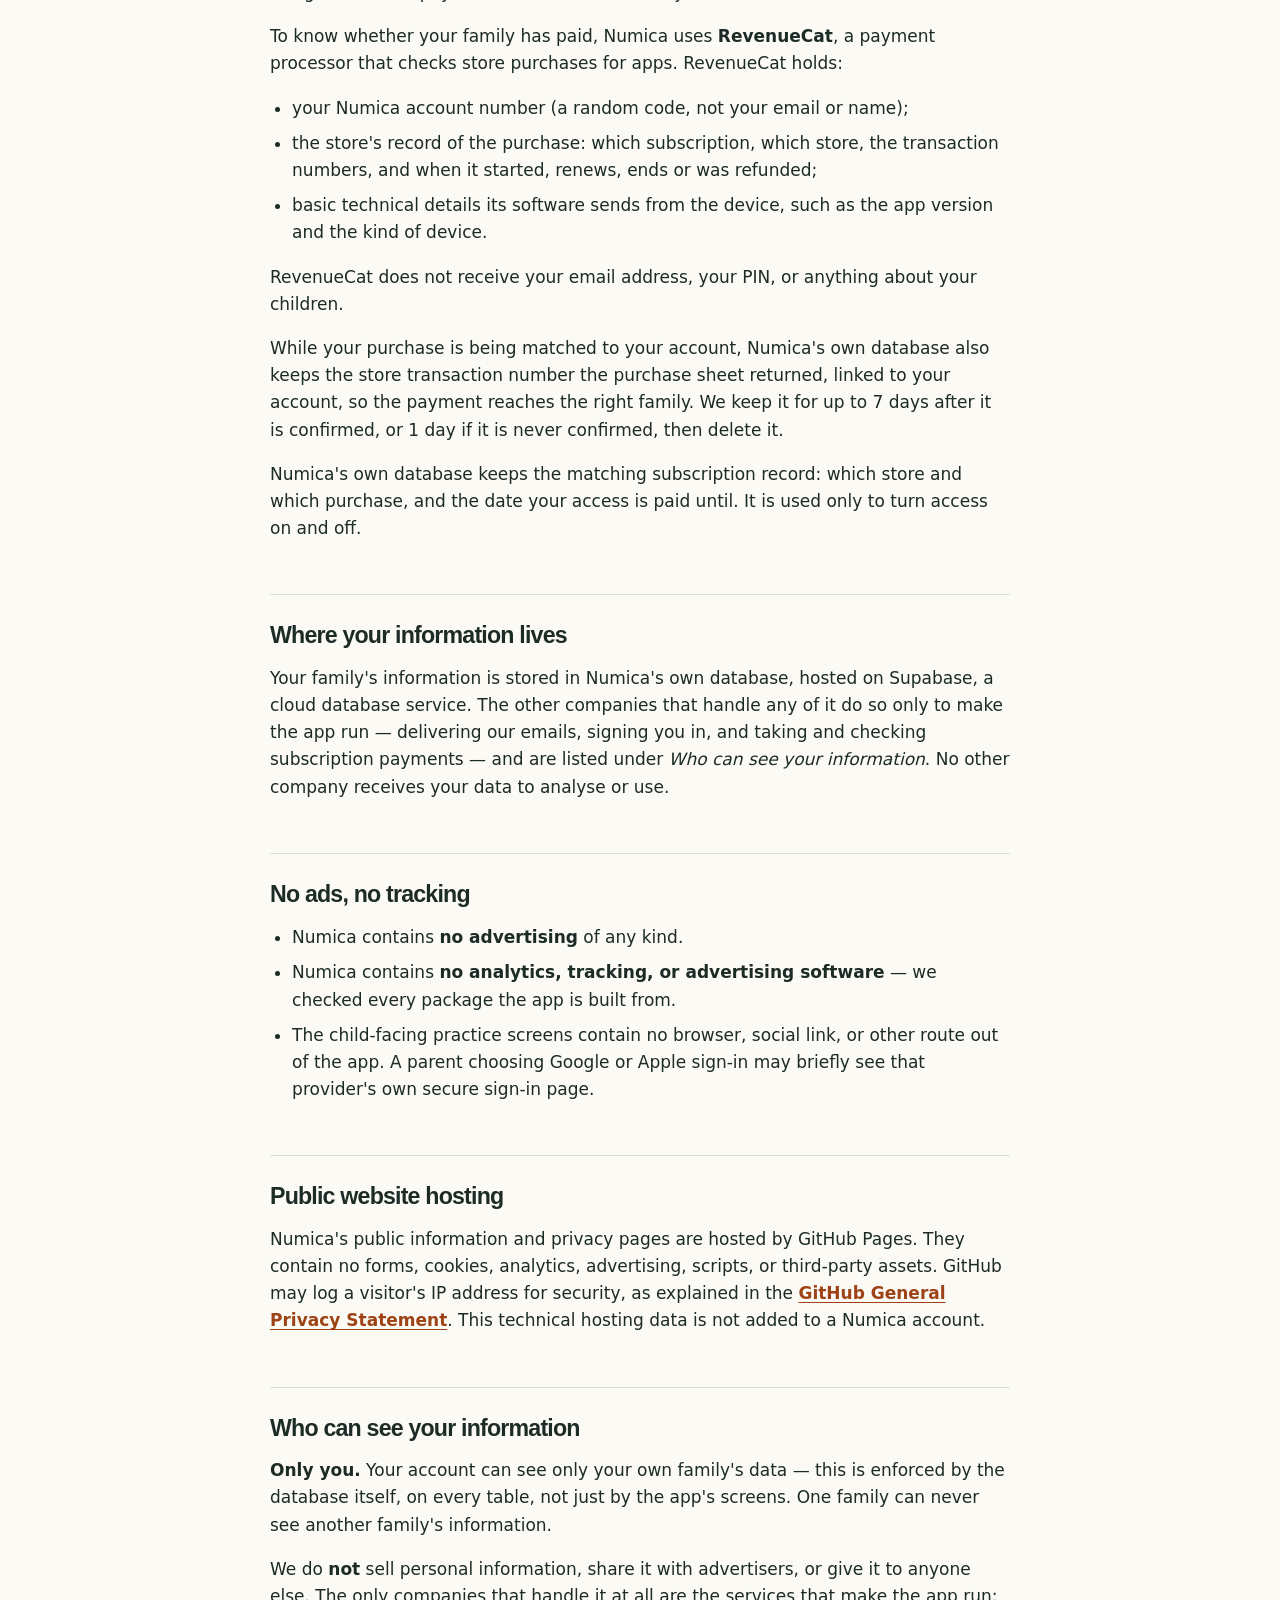
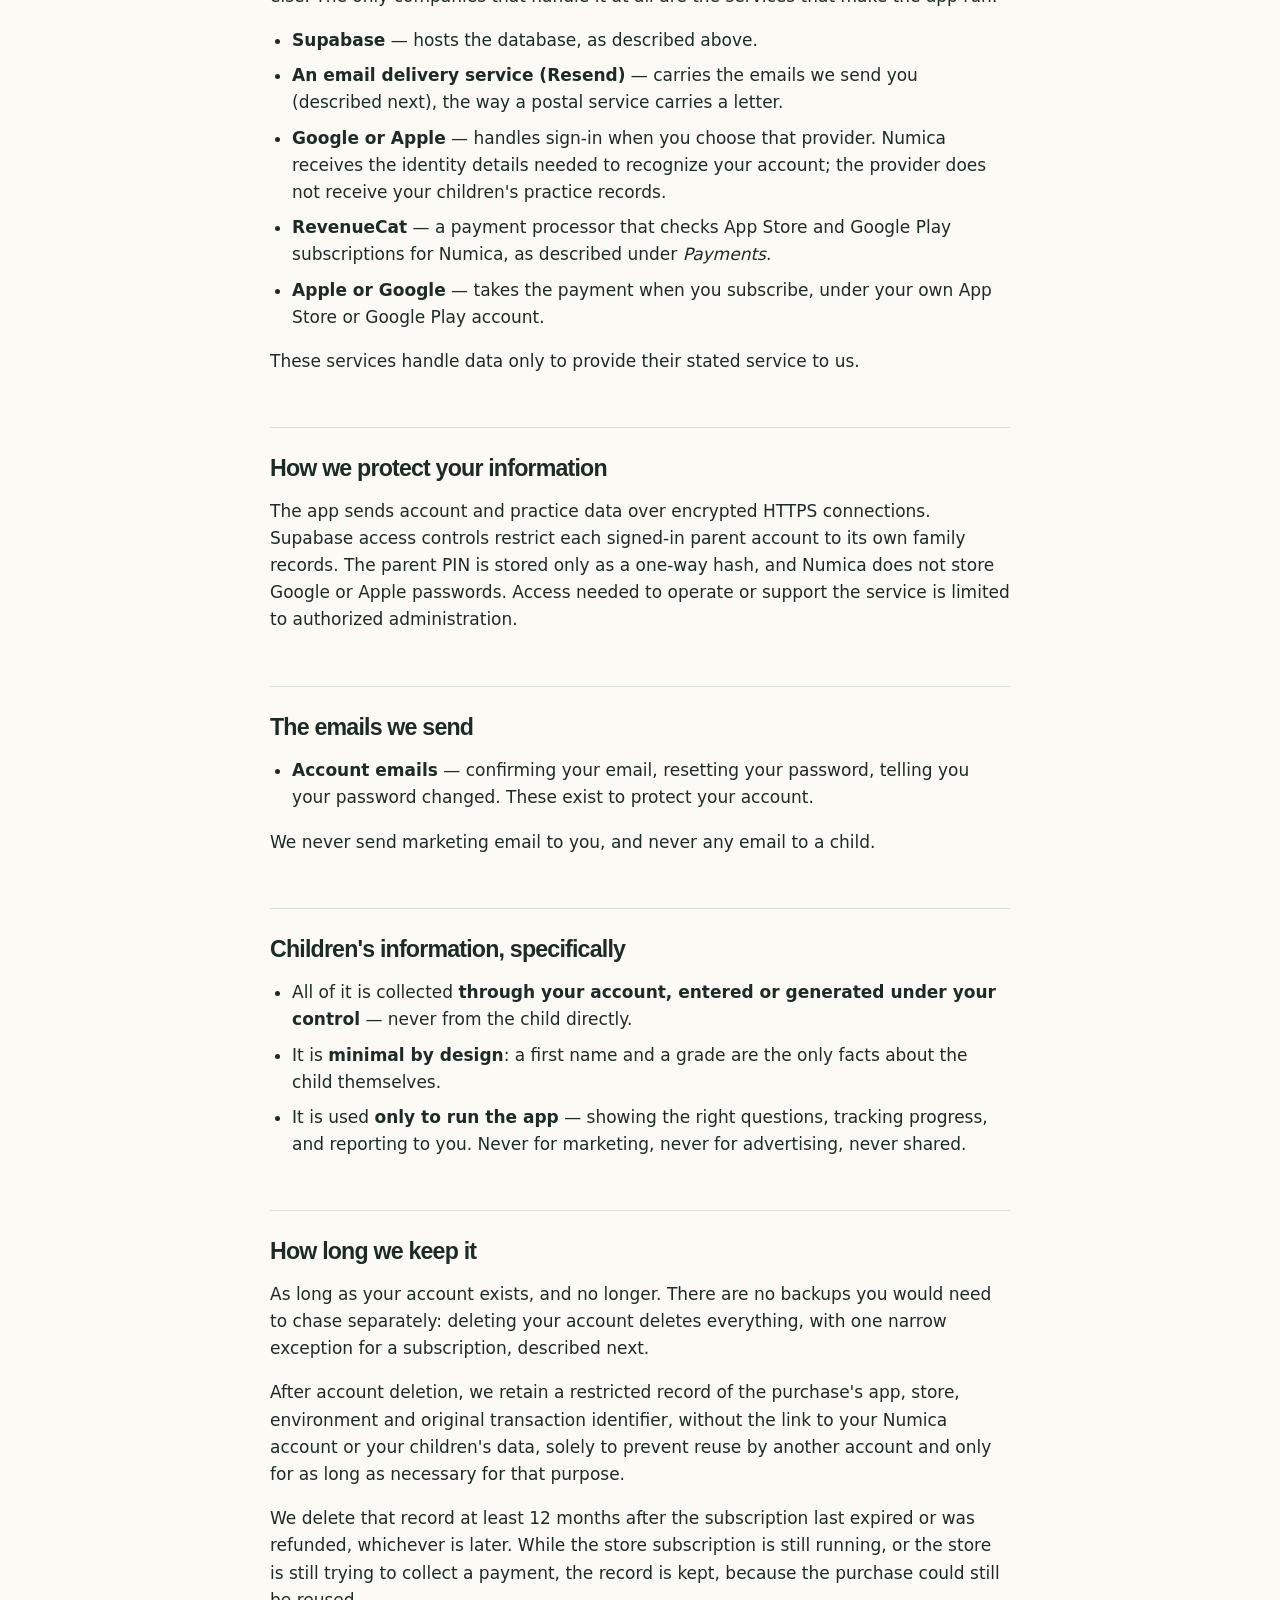
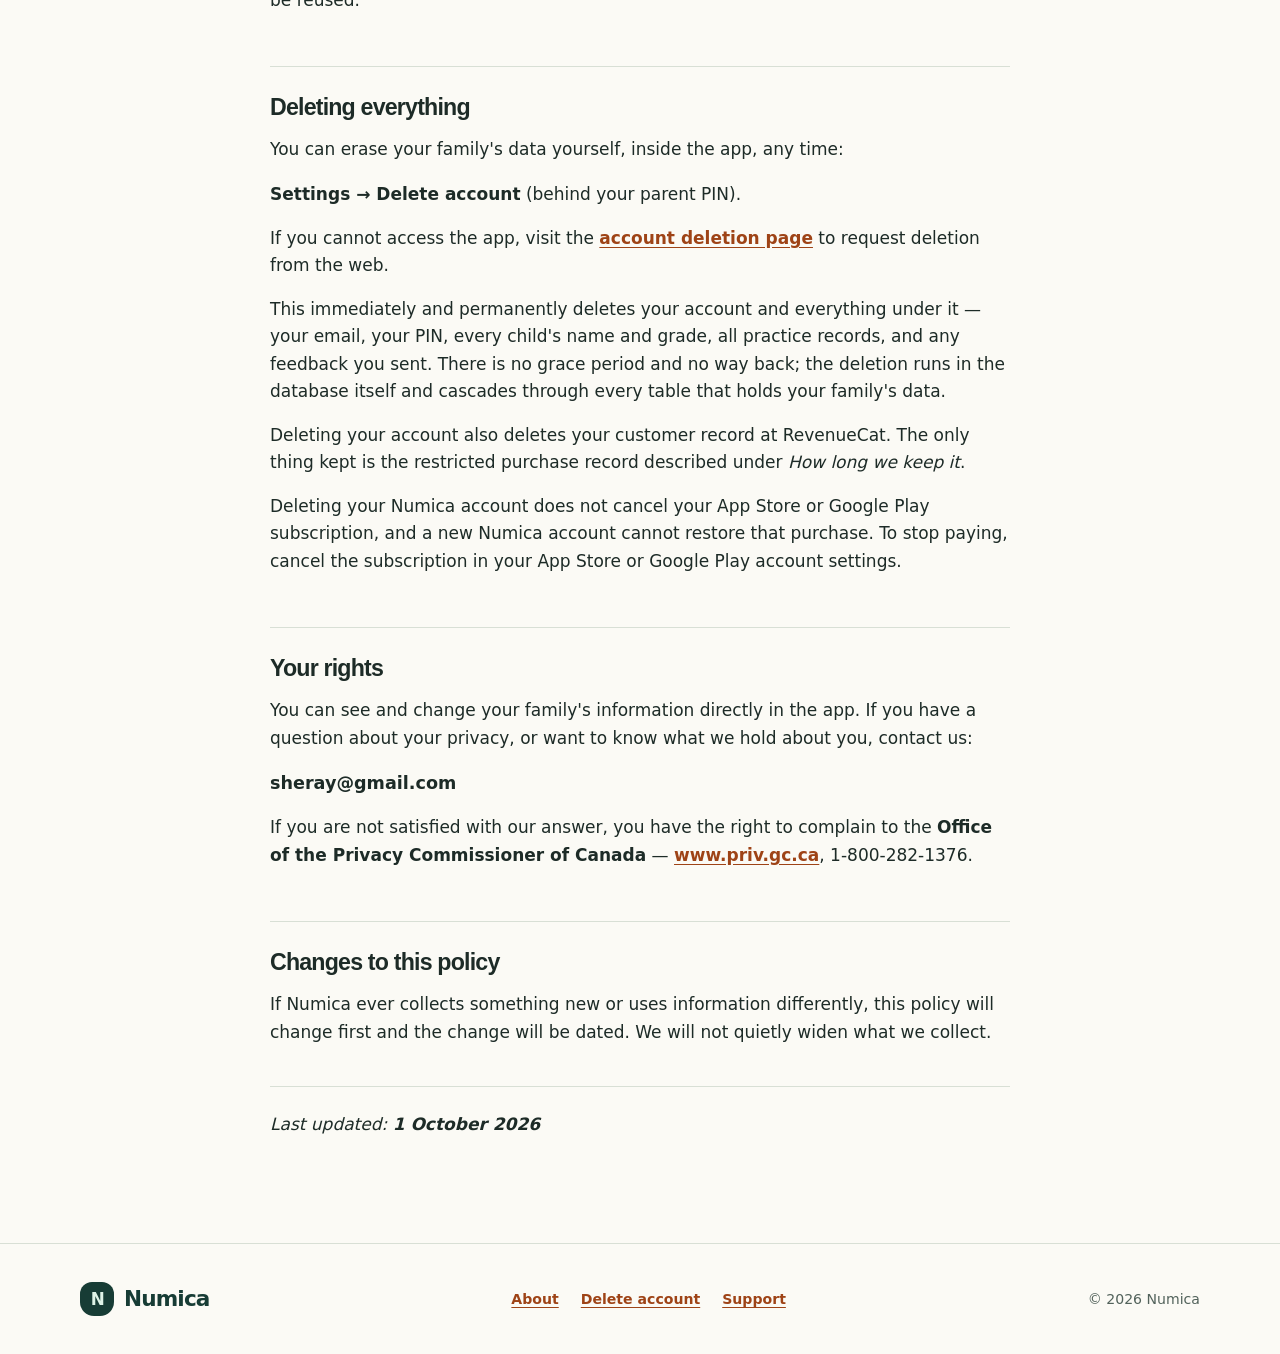
<file: privacy/index.html>
<!DOCTYPE html>
<html lang="en">
<head>
<meta charset="utf-8">
<meta name="viewport" content="width=device-width, initial-scale=1">
<meta name="description" content="Numica's privacy policy for parents and children using Ontario-curriculum math practice.">
<title>Privacy policy | Numica</title>
<link rel="stylesheet" href="/styles.css">
<style>
  .policy { max-width: 780px; margin: 0 auto; padding: 46px 20px 88px; }
  .policy h1 { font-size: clamp(2.3rem, 5vw, 3.8rem); margin-bottom: 10px; }
  .policy h2 { font-size: 1.45rem; margin: 52px 0 16px; padding-top: 28px; border-top: 1px solid var(--line); }
  .policy p, .policy li { max-width: 70ch; }
  .policy li { margin: 8px 0; }
  .policy ul { padding-left: 1.3em; }
  .notice { background: var(--mint); border-left: 5px solid var(--forest); border-radius: 0 16px 16px 0; padding: 16px 18px; margin: 26px 0 30px; color: var(--forest); }
  .policy hr { border: 0; border-top: 1px solid var(--line); margin: 40px 0 24px; }
  .contact { font-weight: 800; font-size: 1.1rem; }
</style>
</head>
<body>
<a class="skip-link" href="#main">Skip to content</a>
<header class="site-header"><a class="brand" href="/" aria-label="Numica home"><span class="brand-mark" aria-hidden="true">N</span><span>Numica</span></a><nav aria-label="Main navigation"><a href="/">About Numica</a><a href="/delete-account/">Delete account</a><a href="mailto:sheray@gmail.com">Support</a></nav></header>
<main id="main" class="policy">
<h1>Numica Privacy Policy</h1>

<div class="notice">
Approved by the owner, 2 September 2026. Every claim below was checked
against the app's code and database schema on 20 August 2026. If the app
changes, this document must change with it.
<br><br>
The subscription and payment text was added on 1 October 2026 and
checked against the app's code and database schema on that date.
</div>

<p>Numica is a math practice app for children in Grades 1&ndash;10, following
the Ontario curriculum. A parent creates the account; children practise under
it.</p>

<p>This policy explains what information Numica keeps, why, where it lives,
who can see it, and how to erase it. It is written for Canada's federal
privacy law (PIPEDA), because Numica holds personal information about
children.</p>

<h2>What we collect, and why</h2>

<p>We collect the minimum the app needs to work, and nothing else.</p>

<p><strong>From you, the parent:</strong></p>
<ul>
  <li><strong>Your email address</strong> &mdash; to sign you in, and to reach
  you about your own account (for example, a password reset).</li>
  <li><strong>Your parent PIN</strong> &mdash; the four-digit code that keeps
  children out of parent screens. We never store the PIN itself, only a
  scrambled version (a hash) that lets the app check it without knowing
  it.</li>
  <li><strong>Feedback messages you choose to send</strong> &mdash; the
  message you type, plus which topic was last practised, so we can find the
  question you are writing about. The feedback screen tells you exactly what
  is attached and asks you to leave names out of the message.</li>
</ul>

<p><strong>About each child, entered by you:</strong></p>
<ul>
  <li><strong>First name and grade</strong> &mdash; so the app can greet the
  child and show the right math. No last name, no birthdate, no photo, no
  contact details.</li>
</ul>

<p><strong>Created as a child practises:</strong></p>
<ul>
  <li><strong>Practice records</strong> &mdash; which topics were practised,
  how long, how many answers were right or wrong, and progress per topic.
  This is what powers the child's own progress screen and your parent
  report.</li>
</ul>

<p><strong>What we never collect:</strong> location, contacts, photos, device
identifiers for advertising, or anything from the child directly. A child
cannot type free text anywhere in the app, and every screen with a data field
sits behind the parent PIN.</p>

<h2>Payments</h2>

<p>A Numica subscription is bought through Apple's App Store or Google Play.
Apple or Google takes the payment. Numica never sees your card or bank
details.</p>

<p>To know whether your family has paid, Numica uses
<strong>RevenueCat</strong>, a payment processor that checks store purchases
for apps. RevenueCat holds:</p>
<ul>
  <li>your Numica account number (a random code, not your email or name);</li>
  <li>the store's record of the purchase: which subscription, which store,
  the transaction numbers, and when it started, renews, ends or was
  refunded;</li>
  <li>basic technical details its software sends from the device, such as
  the app version and the kind of device.</li>
</ul>
<p>RevenueCat does not receive your email address, your PIN, or anything
about your children.</p>

<p>While your purchase is being matched to your account, Numica's own
database also keeps the store transaction number the purchase sheet
returned, linked to your account, so the payment reaches the right family.
We keep it for up to 7 days after it is confirmed, or 1 day if it is never
confirmed, then delete it.</p>

<p>Numica's own database keeps the matching subscription record: which store
and which purchase, and the date your access is paid until. It is used only to
turn access on and off.</p>

<h2>Where your information lives</h2>

<p>Your family's information is stored in Numica's own database, hosted on
Supabase, a cloud database service. The other companies that handle any of it
do so only to make the app run &mdash; delivering our emails, signing you in,
and taking and checking subscription payments &mdash; and are listed under
<em>Who can see your information</em>. No other company receives your data
to analyse or use.</p>

<h2>No ads, no tracking</h2>

<ul>
  <li>Numica contains <strong>no advertising</strong> of any kind.</li>
  <li>Numica contains <strong>no analytics, tracking, or advertising
  software</strong> &mdash; we checked every package the app is built
  from.</li>
  <li>The child-facing practice screens contain no browser, social link, or
  other route out of the app. A parent choosing Google or Apple sign-in may
  briefly see that provider's own secure sign-in page.</li>
</ul>

<h2>Public website hosting</h2>

<p>Numica's public information and privacy pages are hosted by GitHub Pages.
They contain no forms, cookies, analytics, advertising, scripts, or third-party
assets. GitHub may log a visitor's IP address for security, as explained in the
<a href="https://docs.github.com/en/site-policy/privacy-policies/github-general-privacy-statement">GitHub General Privacy Statement</a>.
This technical hosting data is not added to a Numica account.</p>

<h2>Who can see your information</h2>

<p><strong>Only you.</strong> Your account can see only your own family's
data &mdash; this is enforced by the database itself, on every table, not
just by the app's screens. One family can never see another family's
information.</p>

<p>We do <strong>not</strong> sell personal information, share it with
advertisers, or give it to anyone else. The only companies that handle it at
all are the services that make the app run:</p>

<ul>
  <li><strong>Supabase</strong> &mdash; hosts the database, as described
  above.</li>
  <li><strong>An email delivery service (Resend)</strong> &mdash; carries the
  emails we send you (described next), the way a postal service carries a
  letter.</li>
  <li><strong>Google or Apple</strong> &mdash; handles sign-in when you choose
  that provider. Numica receives the identity details needed to recognize your
  account; the provider does not receive your children's practice records.</li>
  <li><strong>RevenueCat</strong> &mdash; a payment processor that checks
  App Store and Google Play subscriptions for Numica, as described under
  <em>Payments</em>.</li>
  <li><strong>Apple or Google</strong> &mdash; takes the payment when you
  subscribe, under your own App Store or Google Play account.</li>
</ul>

<p>These services handle data only to provide their stated service to us.</p>

<h2>How we protect your information</h2>

<p>The app sends account and practice data over encrypted HTTPS connections.
Supabase access controls restrict each signed-in parent account to its own
family records. The parent PIN is stored only as a one-way hash, and Numica
does not store Google or Apple passwords. Access needed to operate or support
the service is limited to authorized administration.</p>

<h2>The emails we send</h2>

<ul>
  <li><strong>Account emails</strong> &mdash; confirming your email,
  resetting your password, telling you your password changed. These exist to
  protect your account.</li>
</ul>

<p>We never send marketing email to you, and never any email to a child.</p>

<h2>Children's information, specifically</h2>

<ul>
  <li>All of it is collected <strong>through your account, entered or
  generated under your control</strong> &mdash; never from the child
  directly.</li>
  <li>It is <strong>minimal by design</strong>: a first name and a grade are
  the only facts about the child themselves.</li>
  <li>It is used <strong>only to run the app</strong> &mdash; showing the
  right questions, tracking progress, and reporting to you. Never for
  marketing, never for advertising, never shared.</li>
</ul>

<h2>How long we keep it</h2>

<p>As long as your account exists, and no longer. There are no backups you
would need to chase separately: deleting your account deletes everything,
with one narrow exception for a subscription, described next.</p>

<p>After account deletion, we retain a restricted record of the purchase's
app, store, environment and original transaction identifier, without the link
to your Numica account or your children's data, solely to prevent reuse by
another account and only for as long as necessary for that purpose.</p>

<p>We delete that record at least 12 months after the subscription last
expired or was refunded, whichever is later. While the store subscription is still running,
or the store is still trying to collect a payment, the record is kept, because
the purchase could still be reused.</p>

<h2>Deleting everything</h2>

<p>You can erase your family's data yourself, inside the app, any time:</p>

<p><strong>Settings &rarr; Delete account</strong> (behind your parent
PIN).</p>

<p>If you cannot access the app, visit the
<a href="/delete-account/">account deletion page</a> to request deletion from
the web.</p>

<p>This immediately and permanently deletes your account and everything
under it &mdash; your email, your PIN, every child's name and grade, all
practice records, and any feedback you sent. There
is no grace period and no way back; the deletion runs in the database itself
and cascades through every table that holds your family's data.</p>

<p>Deleting your account also deletes your customer record at RevenueCat.
The only thing kept is the restricted purchase record described under
<em>How long we keep it</em>.</p>

<p>Deleting your Numica account does not cancel your App Store or Google Play
subscription, and a new Numica account cannot restore that purchase. To stop
paying, cancel the subscription in your App Store or Google Play account
settings.</p>

<h2>Your rights</h2>

<p>You can see and change your family's information directly in the app. If
you have a question about your privacy, or want to know what we hold about
you, contact us:</p>

<p class="contact">sheray@gmail.com</p>

<p>If you are not satisfied with our answer, you have the right to complain
to the <strong>Office of the Privacy Commissioner of Canada</strong> &mdash;
<a href="https://www.priv.gc.ca">www.priv.gc.ca</a>, 1-800-282-1376.</p>

<h2>Changes to this policy</h2>

<p>If Numica ever collects something new or uses information differently,
this policy will change first and the change will be dated. We will not
quietly widen what we collect.</p>

<hr>

<p><em>Last updated: <strong>1 October 2026</strong></em></p>

</main>
<footer class="site-footer"><a class="brand" href="/"><span class="brand-mark" aria-hidden="true">N</span><span>Numica</span></a><div><a href="/">About</a><a href="/delete-account/">Delete account</a><a href="mailto:sheray@gmail.com">Support</a></div><p>© 2026 Numica</p></footer>
</body>
</html>
</file>
<file: styles.css>
:root { --forest:#173c35; --forest-deep:#102d28; --wood:#704526; --orange:#c96227; --orange-deep:#9e4316; --mint:#dff3e7; --moss:#edf3e6; --cream:#fbfaf5; --ink:#1d2b27; --muted:#52625b; --line:#d8dfd5; --white:#fff; --radius:24px; }
* { box-sizing:border-box; }
html { scroll-behavior:smooth; -webkit-text-size-adjust:100%; }
body { margin:0; background:var(--cream); color:var(--ink); font:400 17px/1.6 ui-rounded, "Avenir Next", "Segoe UI", system-ui, sans-serif; }
a { color:var(--orange-deep); font-weight:750; text-underline-offset:3px; }
a:hover { color:var(--forest); }
a:focus-visible { outline:3px solid var(--orange); outline-offset:4px; border-radius:4px; }
h1,h2,h3,p { margin-top:0; } h1,h2,h3 { font-family:ui-rounded, "Avenir Next", "Trebuchet MS", sans-serif; line-height:1.1; letter-spacing:-.035em; } h1 { font-size:clamp(2.75rem,5vw,5rem); margin-bottom:22px; } h2 { font-size:clamp(2rem,3.5vw,3.25rem); margin-bottom:18px; } h3 { font-size:1.3rem; margin:16px 0 9px; }
.skip-link { position:fixed; z-index:20; top:-100px; left:16px; background:var(--white); color:var(--forest); padding:10px 14px; } .skip-link:focus { top:16px; }
.site-header { width:min(1180px,calc(100% - 40px)); min-height:84px; margin:auto; display:flex; align-items:center; justify-content:space-between; gap:24px; }
.brand { color:var(--forest); display:inline-flex; align-items:center; gap:10px; text-decoration:none; font-size:1.35rem; font-weight:850; letter-spacing:-.04em; } .brand-mark { display:grid; place-items:center; width:34px; height:34px; border-radius:12px 12px 14px 14px; background:var(--forest); color:var(--mint); font-size:1.05rem; letter-spacing:-.08em; }
nav { display:flex; flex-wrap:wrap; gap:24px; } nav a { color:var(--forest); text-decoration:none; font-size:.96rem; }
.hero { min-height:560px; padding:70px max(20px,calc((100% - 1180px)/2)); display:grid; grid-template-columns:minmax(0,1.05fr) minmax(360px,.95fr); align-items:center; gap:64px; background:linear-gradient(160deg,var(--moss) 0%,#f4f6e9 55%,#f8eee1 100%); overflow:hidden; }
.hero-copy { max-width:650px; }.eyebrow { margin-bottom:13px; font-weight:850; font-size:.78rem; letter-spacing:.12em; text-transform:uppercase; color:var(--orange-deep); }.lede { max-width:590px; font-size:1.22rem; color:var(--muted); }.hero-actions { display:flex; align-items:center; flex-wrap:wrap; gap:22px; margin:30px 0 24px; }.button { display:inline-block; padding:13px 20px 14px; border-radius:16px; background:var(--orange); box-shadow:0 4px 0 var(--orange-deep); color:white; text-decoration:none; font-weight:850; }.button:hover { color:white; background:#b75420; transform:translateY(1px); box-shadow:0 3px 0 var(--orange-deep); }.text-link { color:var(--forest); }.audience { max-width:540px; margin-bottom:10px; color:var(--forest); }.quiet { max-width:510px; font-size:.88rem; color:var(--muted); }
.hero-art { position:relative; height:390px; border:2px solid rgba(112,69,38,.15); border-radius:32px; background:#cfe9d6; overflow:hidden; box-shadow:0 20px 40px rgba(23,60,53,.12); }.ontario-badge { position:absolute;z-index:3;top:22px;left:22px;display:grid;grid-template-columns:30px auto;grid-template-rows:auto auto;column-gap:9px;align-items:center;padding:10px 14px 11px;border:1px solid rgba(255,255,255,.55);border-radius:17px;background:rgba(23,60,53,.94);box-shadow:0 8px 20px rgba(23,60,53,.2);color:white;line-height:1.05;transform:rotate(-2deg); }.ontario-badge span { grid-row:1/3;display:grid;place-items:center;width:30px;height:30px;border-radius:10px;background:#f3c968;color:var(--forest);font-size:.8rem;transform:rotate(45deg); }.ontario-badge strong { font-size:.88rem;letter-spacing:.01em; }.ontario-badge small { margin-top:3px;color:#d8e9df;font-size:.68rem;font-weight:750;letter-spacing:.08em;text-transform:uppercase; }.hero-photo { position:absolute;inset:0;z-index:1;width:100%;height:100%;object-fit:cover; }.math-card { position:absolute;z-index:2;display:grid;place-items:center; width:94px;height:62px;border-radius:14px; background:#fffefa;color:var(--forest); font-weight:850;box-shadow:0 8px 18px rgba(32,74,58,.14); }.card-one { right:10%;top:24px;transform:rotate(-6deg); }.card-two { left:6%;bottom:20px;transform:rotate(6deg);font-size:1.5rem; }
.proof { width:min(1120px,calc(100% - 40px)); margin:-40px auto 0; position:relative; display:grid;grid-template-columns:repeat(3,1fr); background:var(--forest);color:white;border-radius:var(--radius); }.proof article { padding:24px 28px; }.proof article+article { border-left:1px solid rgba(255,255,255,.2); }.proof strong,.proof span { display:block; }.proof strong { font-size:1.1rem; }.proof span { color:#d5e3dc;font-size:.9rem; }
.practice-depth { width:min(1120px,calc(100% - 40px));margin:0 auto;padding:104px 0 112px; }
.practice-depth-heading { margin-bottom:32px; }
.practice-depth-heading>div:first-child { max-width:780px; }.practice-depth-heading>div:first-child>p:not(.eyebrow) { margin-bottom:0;color:var(--muted);font-size:1.1rem; }
.practice-overview { margin:44px 0 52px; text-align:center; }.practice-overview svg { width:100%; max-width:820px; height:auto; }.practice-overview-node rect { fill:var(--white); stroke:var(--line); stroke-width:2; }.practice-overview-node text { fill:var(--ink); font:750 15px ui-rounded, "Avenir Next", "Segoe UI", system-ui, sans-serif; }.practice-overview-tiers rect { fill:var(--moss); stroke:var(--forest); }.practice-overview-arrow { fill:var(--orange-deep); font-size:26px; }.practice-overview figcaption { margin-top:16px; color:var(--muted); font-size:.95rem; }
.grade-practice-grid { display:grid;grid-template-columns:repeat(2,minmax(0,1fr));gap:18px; }
.grade-practice-card { overflow:hidden;padding:25px;border:1px solid var(--line);border-radius:var(--radius);background:var(--white);box-shadow:0 10px 28px rgba(23,60,53,.07); }
.grade-practice-card>header { display:flex;align-items:center;gap:14px;margin-bottom:23px; }.grade-practice-card header p { margin:0;color:var(--orange-deep);font-size:.7rem;font-weight:900;letter-spacing:.13em;text-transform:uppercase; }.grade-practice-card h3 { margin:2px 0 0;font-size:1.32rem; }
.grade-number { display:grid;place-items:center;flex:0 0 54px;width:54px;height:54px;border-radius:18px 18px 20px 20px;background:var(--forest);color:var(--mint);font-size:1.5rem;font-weight:900;letter-spacing:-.05em; }
.practice-metrics { display:grid;grid-template-columns:repeat(3,minmax(0,1fr));border-top:1px solid var(--line);border-bottom:1px solid var(--line); }
.practice-metric { min-width:0;padding:18px 12px 16px 0; }.practice-metric+.practice-metric { padding-left:14px;border-left:1px solid var(--line); }.practice-metric strong,.practice-metric span { display:block; }.practice-metric strong { color:var(--forest);font-size:clamp(1.35rem,2.3vw,1.75rem);line-height:1;letter-spacing:-.04em; }.practice-metric span { margin-top:8px;color:var(--muted);font-size:.75rem;font-weight:750;line-height:1.3; }
.practice-range { margin:15px 0 13px;color:var(--muted);font-size:.85rem; }.practice-range strong { color:var(--ink);font-size:1rem; }
.practice-levels { display:flex;gap:7px; }.practice-levels span { flex:1;padding:7px 8px;border-radius:999px;background:var(--mint);color:var(--forest);font-size:.74rem;font-weight:850;text-align:center; }.practice-levels span:nth-child(2) { background:#f6e6cb;color:#754214; }.practice-levels span:nth-child(3) { background:#edd8d0;color:#76351f; }
.grade-ten-card { grid-column:1/-1;background:linear-gradient(145deg,#fff 0%,#f2f7ef 100%); }.grade-practice-card header p.grade-ten-explainer { color:var(--muted); font-size:.95rem; font-weight:400; letter-spacing:normal; text-transform:none; margin-top:6px; }.course-grid { display:grid;grid-template-columns:repeat(2,minmax(0,1fr));gap:18px; }.course-practice { padding:20px;border:1px solid #cad9cd;border-radius:18px;background:rgba(255,255,255,.8); }.course-practice h4 { margin:0 0 17px;color:var(--forest);font-size:1.12rem;line-height:1.2; }.course-practice h4 span { margin-left:5px;color:var(--muted);font-size:.76rem;letter-spacing:.08em; }
.practice-definitions { display:grid;grid-template-columns:repeat(2,minmax(0,1fr));gap:1px;margin-top:22px;overflow:hidden;border:1px solid #c8d9cc;border-radius:20px;background:#c8d9cc; }.practice-definitions div { padding:20px;background:var(--moss); }.practice-definitions strong,.practice-definitions span { display:block; }.practice-definitions strong { margin-bottom:6px;color:var(--forest);font-size:.88rem; }.practice-definitions span { color:var(--muted);font-size:.8rem;line-height:1.45; }
.section,.curriculum,.support-section { width:min(1120px,calc(100% - 40px)); margin:0 auto; padding:112px 0; }.section-heading { max-width:730px; }.section-heading>p:not(.eyebrow),.curriculum p { color:var(--muted);font-size:1.1rem; }.steps { display:grid;grid-template-columns:repeat(3,1fr);gap:20px; list-style:none; padding:0;margin:48px 0 0;counter-reset:steps; }.steps li { padding:26px; background:var(--white); border:1px solid var(--line); border-radius:var(--radius); }.steps p,.feature-card p { color:var(--muted); margin-bottom:0; }.step-number { color:var(--orange-deep);font-weight:900;letter-spacing:.08em; }
.curriculum { display:grid;grid-template-columns:1fr .8fr;gap:72px;align-items:center; border-top:1px solid var(--line);border-bottom:1px solid var(--line); }.strand-list { margin:0;padding:0;list-style:none;display:grid;grid-template-columns:1fr 1fr;gap:12px; }.strand-list li { display:flex;align-items:center;gap:11px;padding:14px;background:var(--white);border-radius:14px;font-weight:750; }.dot {width:14px;height:14px;border-radius:50%;}.number{background:#1cb0f6}.algebra{background:#ce82ff}.data{background:#2ec4b6}.spatial{background:#ff9600}.money{background:#e2af00}
.showcase { padding-bottom:96px; }.gallery-group { margin-top:46px; }.gallery-group+.gallery-group { margin-top:72px; }.gallery-group h3 { font-size:1.35rem;margin:0 0 24px; }.screenshots { display:grid;grid-template-columns:repeat(3,minmax(0,1fr));gap:32px;align-items:start; }.screenshots figure { margin:0;text-align:center; }.parent-screenshots { grid-template-columns:repeat(2,minmax(0,1fr));gap:32px; }.parent-screen-column { display:grid;gap:54px;align-content:start; }.parent-screenshots .phone-frame img { object-fit:cover;object-position:center top;animation:parent-page-scroll 20s ease-in-out infinite alternate; }.parent-screen-column:first-child figure:nth-child(2) img { animation-duration:16s; }.parent-screen-column:last-child figure:first-child img { animation-duration:28s; }.parent-screen-column:last-child figure:nth-child(2) img { animation-duration:22s; }.parent-screenshots .phone-frame:hover img { animation-play-state:paused; }.screen-label { margin:0 0 14px;color:var(--forest);font-size:1.2rem;line-height:1.2; }.phone-frame { max-width:300px;margin:0 auto 18px;padding:9px;border:2px solid rgba(23,60,53,.22);border-radius:36px;background:#17201e;box-shadow:0 22px 44px rgba(23,60,53,.16);overflow:hidden;aspect-ratio:390/844; }.phone-frame img { display:block;width:100%;height:100%;object-fit:cover;border-radius:27px; }.screenshots figcaption { max-width:32ch;margin:0 auto;color:var(--muted);font-size:.95rem; }
@keyframes parent-page-scroll { 0%,12% { object-position:center top; } 88%,100% { object-position:center bottom; } }
.parent-section { padding-bottom:112px; }.parent-grid { display:grid;grid-template-columns:repeat(3,1fr);gap:20px;margin-top:44px; }.feature-card { padding:28px;background:#f0f6ee;border-radius:var(--radius); }.feature-icon { display:grid;place-items:center;width:42px;height:42px;border-radius:13px;background:var(--mint);color:var(--forest);font-size:1.5rem;font-weight:800; }
.privacy-callout { padding:68px max(20px,calc((100% - 1120px)/2));background:var(--forest);color:white;display:flex;align-items:center;justify-content:space-between;gap:45px; }.privacy-callout>div { max-width:740px; }.privacy-callout .eyebrow { color:#bce1cd; }.privacy-callout h2 { margin-bottom:16px; }.privacy-callout p:not(.eyebrow) { color:#d6e4dc; }.button-light { flex:0 0 auto;background:var(--mint);box-shadow:0 4px 0 #aacdb8;color:var(--forest); }.button-light:hover { color:var(--forest);background:#ccebd9;box-shadow:0 3px 0 #aacdb8; }
.support-section { padding-bottom:104px;max-width:760px;margin-left:max(20px,calc((100% - 1120px)/2)); }.support-section p { color:var(--muted); }.support-section strong { color:var(--ink); }.site-footer { padding:38px max(20px,calc((100% - 1120px)/2)); border-top:1px solid var(--line);display:flex;align-items:center;justify-content:space-between;gap:22px;color:var(--muted);font-size:.88rem; }.site-footer div { display:flex;gap:22px; }.site-footer p { margin:0; }
.error-page { min-height:100vh;background:linear-gradient(155deg,var(--moss),#f8eee1); }.error-main { width:min(720px,calc(100% - 40px)); margin:9vh auto;padding:60px 0; }.error-main>p:last-child { margin-top:32px; }
@media (max-width:760px) { body{font-size:16px}.site-header{min-height:70px;width:calc(100% - 32px)}nav{gap:14px}nav a{font-size:.85rem}.hero{min-height:0;padding:48px 20px 64px;grid-template-columns:1fr;gap:36px}.hero-art{height:290px;max-width:520px;width:100%;margin:auto}.proof{grid-template-columns:1fr;margin-top:-28px;width:calc(100% - 32px)}.proof article{padding:18px 20px}.proof article+article{border-left:0;border-top:1px solid rgba(255,255,255,.2)}.practice-depth{width:calc(100% - 32px);padding:72px 0}.practice-depth-heading{margin-bottom:24px}.grade-practice-grid,.course-grid,.practice-definitions{grid-template-columns:1fr}.grade-ten-card{grid-column:auto}.section,.curriculum,.support-section{width:calc(100% - 32px);padding:72px 0}.steps,.parent-grid{grid-template-columns:1fr;margin-top:32px}.curriculum{grid-template-columns:1fr;gap:28px}.strand-list{grid-template-columns:1fr 1fr}.screenshots{display:flex;overflow-x:auto;scroll-snap-type:x mandatory;gap:18px;padding:8px 4px 30px}.screenshots figure{flex:0 0 min(82vw,300px);scroll-snap-align:center}.parent-screenshots{display:grid;grid-template-columns:1fr;overflow:visible;scroll-snap-type:none;padding:8px 0 30px}.parent-screen-column{gap:42px}.parent-screenshots figure{width:100%;max-width:360px;margin-inline:auto}.phone-frame{box-shadow:0 14px 28px rgba(23,60,53,.14)}.privacy-callout{padding:54px 20px;display:block}.privacy-callout .button{margin-top:10px}.site-footer{padding:28px 16px;display:grid;grid-template-columns:1fr 1fr}.site-footer p{grid-column:1/-1}.site-footer div{justify-content:flex-end;gap:14px}.support-section{margin-left:auto} }
@media (max-width:390px) { nav a:nth-child(2){display:none}.strand-list{grid-template-columns:1fr}.site-footer{display:block}.site-footer div{margin:18px 0}.hero-actions{align-items:flex-start;flex-direction:column;gap:20px}.practice-metrics{grid-template-columns:1fr}.grade-practice-card>header{flex-direction:column;align-items:flex-start}.grade-number{margin-bottom:4px}.practice-metric{padding:14px 0}.practice-metric+.practice-metric{padding-left:0;border-left:none;border-top:1px solid var(--line)} }
@media (prefers-reduced-motion:reduce) { html{scroll-behavior:auto}.button:hover{transform:none}.parent-screenshots .phone-frame img{animation:none;object-position:center top} }
</file>
